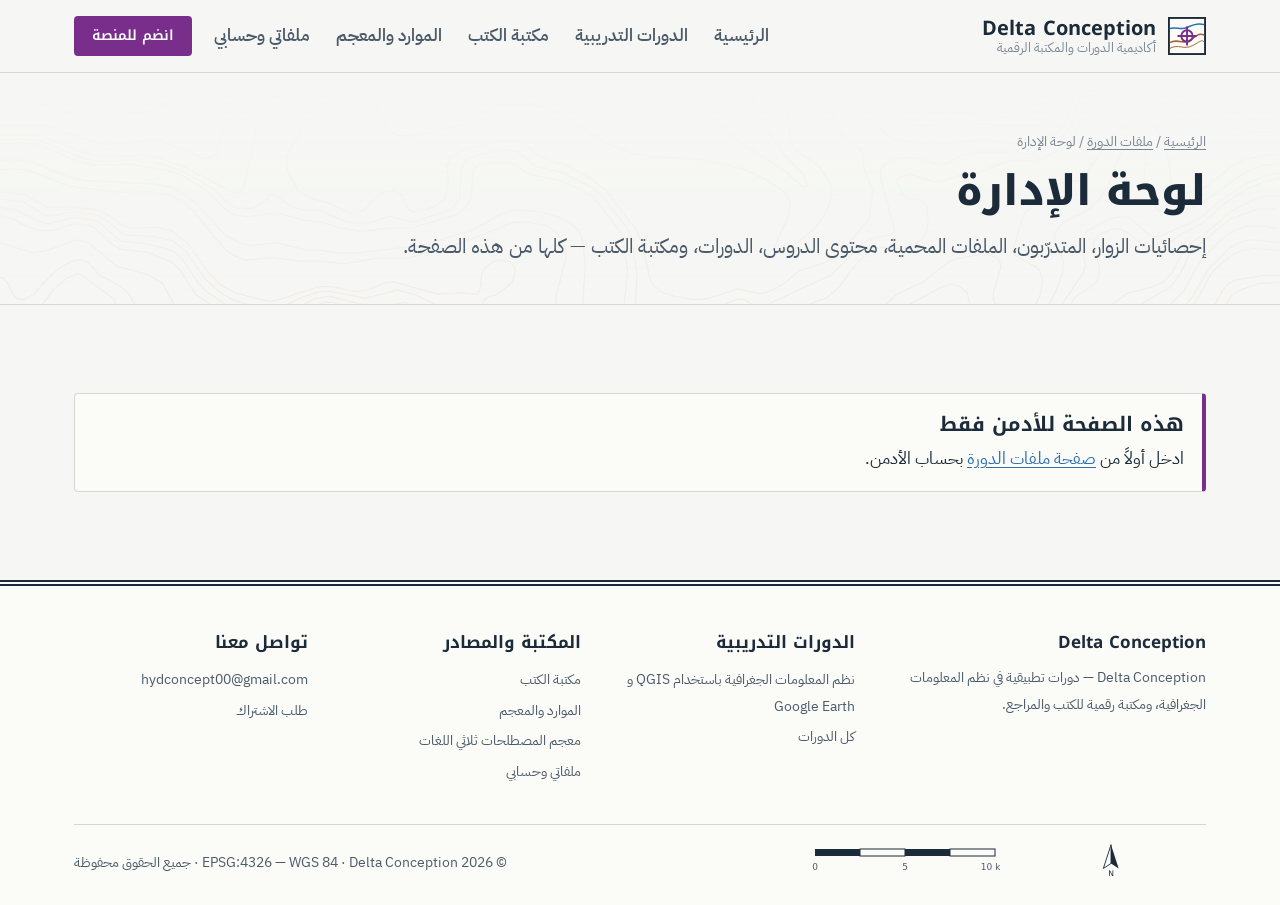
<file: admin.html>
<!DOCTYPE html>
<html lang="ar" dir="rtl" data-lock-lang="ar">
<head>
<meta charset="utf-8">
<meta name="viewport" content="width=device-width, initial-scale=1">
<title>لوحة الإدارة — Delta Conception</title>
<meta name="robots" content="noindex">
<meta name="theme-color" content="#1c2b39">
<link rel="icon" href="assets/img/favicon.svg" type="image/svg+xml">
<link rel="preconnect" href="https://fonts.googleapis.com">
<link rel="preconnect" href="https://fonts.gstatic.com" crossorigin>
<link rel="preconnect" href="https://cuyexrllyckeqpobxdze.supabase.co" crossorigin>
<link rel="stylesheet" href="https://fonts.googleapis.com/css2?family=IBM+Plex+Sans+Arabic:wght@400;500;600;700&amp;family=Noto+Kufi+Arabic:wght@700;800&amp;display=swap" media="print" onload="this.media='all'">
<noscript><link rel="stylesheet" href="https://fonts.googleapis.com/css2?family=IBM+Plex+Sans+Arabic:wght@400;500;600;700&amp;family=Noto+Kufi+Arabic:wght@700;800&amp;display=swap"></noscript>
<link rel="stylesheet" href="assets/css/main.css?v=3bed2b16">
</head>
<body data-page="admin">
<main id="main">
  <header class="page-head">
    <div class="wrap">
      <p class="crumbs"><a href="index.html">الرئيسية</a> / <a href="files.html">ملفات الدورة</a> / لوحة الإدارة</p>
      <h1>لوحة الإدارة</h1>
      <p class="lede">إحصائيات الزوار، المتدرّبون، الملفات المحمية، محتوى الدروس، الدورات، ومكتبة الكتب — كلها من هذه الصفحة.</p>
    </div>
  </header>

  <section class="band">
    <div class="wrap">
      <div class="notice" id="gate" hidden>
        <h3 id="gate-title">هذه الصفحة للأدمن فقط</h3>
        <p id="gate-text">ادخل أولاً من <a href="files.html">صفحة ملفات الدورة</a> بحساب الأدمن.</p>
      </div>

      <div id="panel" hidden>
        <nav class="admin-nav" aria-label="أقسام لوحة الإدارة">
          <a href="#stats">الإحصائيات <span class="count" id="nav-s"></span></a>
          <a href="#trainees">المتدرّبون <span class="count" id="nav-t"></span></a>
          <a href="#files">الملفات المحمية</a>
          <a href="#content">محتوى الدروس</a>
          <a href="#courses">الدورات <span class="count" id="nav-c"></span></a>
          <a href="#books">مكتبة الكتب <span class="count" id="nav-b"></span></a>
          <a href="#links">روابط الموارد <span class="count" id="nav-l"></span></a>
        </nav>

        <!-- ================= الإحصائيات ================= -->
        <div class="section-head admin-sec" id="stats">
          <h2>إحصائيات الموقع</h2>
          <p class="lede">عدد الزوار (حتى بدون تسجيل دخول) والأعضاء المسجَّلين وتطوّرهم يوماً بيوم. لا تُحفظ أي بيانات شخصية: كل زائر يُعرَف برقم عشوائي في متصفحه فقط.</p>
        </div>
        <div class="stats-bar">
          <div class="seg" id="st-range" role="radiogroup" aria-label="الفترة">
            <label><input type="radio" name="st-range" value="7"> 7 أيام</label>
            <label><input type="radio" name="st-range" value="30" checked> 30 يوماً</label>
            <label><input type="radio" name="st-range" value="90"> 3 أشهر</label>
            <label><input type="radio" name="st-range" value="365"> سنة</label>
          </div>
          <button class="btn small quiet" type="button" id="st-refresh">تحديث</button>
          <label class="st-self"><input type="checkbox" id="st-notrack"> لا تحتسب زياراتي من هذا المتصفح</label>
        </div>
        <p class="form-msg" id="st-msg" role="alert"></p>
        <div class="kpis" id="st-kpis" aria-live="polite"></div>
        <div class="charts">
          <figure class="chart-card">
            <figcaption><h3>الزوار يومياً</h3><p class="small-note">عدد الأشخاص المختلفين الذين زاروا الموقع كل يوم (مرّر المؤشر على عمود لرؤية التفاصيل).</p></figcaption>
            <div class="chart" id="st-chart-visitors"></div>
          </figure>
          <figure class="chart-card">
            <figcaption><h3>الأعضاء المسجَّلون</h3><p class="small-note">إجمالي حسابات المتدرّبين مع مرور الوقت.</p></figcaption>
            <div class="chart" id="st-chart-members"></div>
          </figure>
        </div>
        <div class="stat-lists" id="st-lists"></div>
        <details class="tr-box st-table-box">
          <summary>عرض الأرقام اليومية كجدول</summary>
          <div class="table-scroll"><table class="table admin-table st-daily">
            <thead><tr><th>اليوم</th><th>الزوار</th><th>زوار جدد</th><th>المشاهدات</th><th>طلبات التسجيل</th><th>تحميل كتب</th><th>حسابات جديدة</th></tr></thead>
            <tbody id="st-daily"></tbody>
          </table></div>
        </details>

        <!-- ================= المتدرّبون ================= -->
        <div class="section-head admin-sec" id="trainees"><h2>المتدرّبون <span class="count" id="t-count"></span></h2></div>

        <div class="admin-grid">
          <form class="auth-box" id="add-form" novalidate>
            <h3>إضافة متدرّب</h3>
            <div class="field"><label for="a-name">الاسم الكامل</label><input class="input" id="a-name" required></div>
            <div class="field"><label for="a-email">البريد الإلكتروني</label><input class="input ltr" id="a-email" type="email" required style="text-align:right"></div>
            <div class="field"><label for="a-pw">كلمة مرور مؤقتة</label>
              <div class="inline"><input class="input ltr" id="a-pw" required minlength="8" style="text-align:right"><button class="btn small quiet" type="button" id="gen">توليد</button></div>
              <span class="hint">يستطيع المتدرّب تغييرها بعد الدخول.</span></div>
            <p class="form-msg" id="add-msg" role="alert"></p>
            <button class="btn" type="submit">إنشاء الحساب</button>
          </form>

          <div class="auth-box" id="cred" hidden>
            <h3>الحساب جاهز</h3>
            <p class="small-note">انسخ هذه الرسالة وأرسلها للمتدرّب. لن تظهر كلمة المرور مرة أخرى.</p>
            <textarea id="cred-text" rows="8" readonly></textarea>
            <button class="btn small" type="button" id="copy">نسخ الرسالة</button>
          </div>
        </div>

        <div class="table-scroll">
          <table class="table admin-table">
            <thead><tr><th>الاسم</th><th>البريد الإلكتروني</th><th>الحالة</th><th>آخر دخول</th><th>إجراءات</th></tr></thead>
            <tbody id="t-body"></tbody>
          </table>
        </div>
        <p class="form-msg" id="t-msg" role="alert"></p>

        <!-- ================= الملفات ================= -->
        <div class="section-head admin-sec" id="files"><h2>الملفات المحمية</h2><p class="lede">يراها المتدرّبون المفعَّلون فقط في <a href="files.html">صفحة ملفات الدورة</a>. الحد الأقصى للملف الواحد <span class="ltr">50 MB</span>.</p></div>

        <form class="auth-box" id="up-form" novalidate style="max-width:none">
          <div class="form">
            <div class="field"><label for="u-folder">القسم</label>
              <select id="u-folder"><option value="guide">الدليل المفصّل</option><option value="materials" selected>مواد التمارين</option></select></div>
            <div class="field"><label for="u-title">العنوان الظاهر للمتدرّب</label><input class="input" id="u-title" placeholder="مثال: بيانات تمرين 3أ — آبار الوادي"></div>
            <div class="field full"><label for="u-file">الملف</label><input class="input" id="u-file" type="file" required></div>
            <div class="field full"><p class="form-msg" id="up-msg" role="alert"></p><button class="btn" type="submit" style="align-self:flex-start">رفع الملف</button></div>
          </div>
        </form>

        <div class="table-scroll">
          <table class="table admin-table">
            <thead><tr><th>العنوان</th><th>القسم</th><th>الحجم</th><th>تاريخ الرفع</th><th>إجراءات</th></tr></thead>
            <tbody id="f-body"></tbody>
          </table>
        </div>
        <p class="form-msg" id="f-msg" role="alert"></p>

        <!-- ================= محتوى الدروس ================= -->
        <div class="section-head admin-sec" id="content"><h2>محتوى الدروس</h2><p class="lede">طرق التنفيذ والشروحات والملحقات التي تظهر في صفحات الوحدات والموارد للمتدرّبين المسجَّلين فقط. تُحفظ في الملف <span class="ltr">guide.json</span> داخل المخزن المحمي، لا في ملفات الموقع العامة.</p></div>
        <form class="auth-box" id="c-form" novalidate style="max-width:none">
          <p id="c-status" class="small-note">جارٍ التحقق…</p>
          <div class="field full" style="margin-top:12px"><label for="c-file">ملف المحتوى <span class="ltr">(guide.json)</span></label><input class="input" id="c-file" type="file" accept=".json,application/json" required></div>
          <p class="form-msg" id="c-msg" role="alert"></p>
          <button class="btn" type="submit">رفع / تحديث المحتوى</button>
        </form>

        <!-- ================= الدورات ================= -->
        <div class="section-head admin-sec" id="courses">
          <h2>الدورات <span class="count" id="co-count"></span></h2>
          <p class="lede">دورة <span class="ltr">QGIS</span> الأولى ثابتة في الموقع (لها البرنامج وصفحات الوحدات). أضف هنا الدورات الجديدة: تظهر فوراً في الرئيسية وصفحة الدورات ونموذج التسجيل.</p>
        </div>
        <p><button class="btn" type="button" id="co-new">+ إضافة دورة جديدة</button></p>

        <div class="editor" id="co-editor" hidden>
          <form class="auth-box" id="co-form" novalidate>
            <h3 id="co-form-title">دورة جديدة</h3>
            <div class="field"><label for="co-title">عنوان الدورة <span class="req">*</span></label><input class="input" id="co-title" placeholder="مثال: التحليل الهيدرولوجي بـ QGIS" required></div>
            <div class="field"><label for="co-tagline">سطر تعريفي قصير</label><input class="input" id="co-tagline" placeholder="جملة واحدة تلخّص ما سيتعلّمه المتدرّب"></div>
            <div class="field"><label for="co-summary">وصف الدورة</label><textarea id="co-summary" rows="3"></textarea></div>
            <div class="form two">
              <div class="field"><label for="co-cat">المجال</label><select id="co-cat"><option value="gis">نظم المعلومات الجغرافية</option><option value="remote-sensing">الاستشعار عن بعد</option><option value="hydrology">الهيدرولوجيا والمياه</option><option value="programming">البرمجة والأتمتة</option><option value="other">مجالات أخرى</option></select></div>
              <div class="field"><label for="co-status">الحالة</label><select id="co-status"><option value="open">التسجيل مفتوح</option><option value="soon">قريباً (تسجيل الاهتمام)</option></select></div>
              <div class="field"><label for="co-level">المستوى</label><input class="input" id="co-level" placeholder="مثال: متوسط"></div>
              <div class="field"><label for="co-duration">المدة</label><input class="input" id="co-duration" placeholder="مثال: 6 وحدات · 4 تمارين"></div>
            </div>
            <div class="field"><label for="co-features">محاور الدورة <span class="hint">(محور في كل سطر)</span></label><textarea id="co-features" rows="4"></textarea></div>
            <div class="form two">
              <div class="field"><label for="co-software">البرامج والبيانات <span class="hint">(افصل بفاصلة)</span></label><input class="input ltr" id="co-software" placeholder="QGIS, Copernicus DEM"></div>
              <div class="field"><label for="co-details">رابط التفاصيل <span class="hint">(اختياري)</span></label><input class="input ltr" id="co-details" type="url" placeholder="https://…"></div>
              <div class="field"><label for="co-order">ترتيب العرض</label><input class="input ltr" id="co-order" type="number" value="10" min="1" step="1"></div>
              <div class="field check-field"><label><input type="checkbox" id="co-active" checked> ظاهرة للزوار</label></div>
            </div>
            <details class="tr-box"><summary>الترجمة إلى الإنجليزية والفرنسية <span class="hint">(اختياري — إذا تُركت فارغة يظهر النص العربي)</span></summary>
            <fieldset class="tr-set" lang="en" dir="ltr"><legend>English</legend>
              <div class="field"><label for="co-title-en">Title</label><input class="input" id="co-title-en"></div>
              <div class="field"><label for="co-tagline-en">Tagline</label><input class="input" id="co-tagline-en"></div>
              <div class="field"><label for="co-summary-en">Description</label><textarea id="co-summary-en" rows="3"></textarea></div>
              <div class="form two">
                <div class="field"><label for="co-level-en">Level</label><input class="input" id="co-level-en"></div>
                <div class="field"><label for="co-duration-en">Duration</label><input class="input" id="co-duration-en"></div>
              </div>
              <div class="field"><label for="co-features-en">Key topics (one per line)</label><textarea id="co-features-en" rows="3"></textarea></div>
            </fieldset>
            <fieldset class="tr-set" lang="fr" dir="ltr"><legend>Français</legend>
              <div class="field"><label for="co-title-fr">Title</label><input class="input" id="co-title-fr"></div>
              <div class="field"><label for="co-tagline-fr">Tagline</label><input class="input" id="co-tagline-fr"></div>
              <div class="field"><label for="co-summary-fr">Description</label><textarea id="co-summary-fr" rows="3"></textarea></div>
              <div class="form two">
                <div class="field"><label for="co-level-fr">Level</label><input class="input" id="co-level-fr"></div>
                <div class="field"><label for="co-duration-fr">Duration</label><input class="input" id="co-duration-fr"></div>
              </div>
              <div class="field"><label for="co-features-fr">Key topics (one per line)</label><textarea id="co-features-fr" rows="3"></textarea></div>
            </fieldset>
            </details>
            <p class="form-msg" id="co-msg" role="alert"></p>
            <div class="form-actions"><button class="btn" type="submit" id="co-save">حفظ الدورة</button><button class="btn quiet" type="button" id="co-cancel">إلغاء</button></div>
          </form>
          <div class="preview">
            <p class="small-note">معاينة: هكذا تظهر البطاقة للزوار</p>
            <div id="co-preview"></div>
          </div>
        </div>

        <div class="table-scroll">
          <table class="table admin-table">
            <thead><tr><th>الدورة</th><th>المجال</th><th>الحالة</th><th>الظهور</th><th>إجراءات</th></tr></thead>
            <tbody id="co-body"></tbody>
          </table>
        </div>
        <p class="form-msg" id="co-tbl-msg" role="alert"></p>

        <!-- ================= مكتبة الكتب ================= -->
        <div class="section-head admin-sec" id="books">
          <h2>مكتبة الكتب <span class="count" id="b-count"></span></h2>
          <p class="lede">الكتب متاحة للجميع: كل زائر يرى الكتاب ويحمّله من رابط <span class="ltr">Google Drive</span>. شارك الملف في Drive بخيار «أي شخص لديه الرابط».</p>
        </div>
        <p><button class="btn" type="button" id="b-new">+ إضافة كتاب</button></p>

        <div class="editor" id="b-editor" hidden>
          <form class="auth-box" id="book-form" novalidate>
            <h3 id="b-form-title">كتاب جديد</h3>
            <div class="field"><label for="b-title">عنوان الكتاب <span class="req">*</span></label><input class="input" id="b-title" required></div>
            <div class="form two">
              <div class="field"><label for="b-author">المؤلف</label><input class="input" id="b-author"></div>
              <div class="field"><label for="b-cat">التصنيف</label><select id="b-cat"><option value="gis">نظم المعلومات الجغرافية</option><option value="remote-sensing">الاستشعار عن بعد</option><option value="hydrology">الهيدرولوجيا والمياه</option><option value="programming">البرمجة والأتمتة</option></select></div>
              <div class="field"><label for="b-year">سنة النشر</label><input class="input ltr" id="b-year" inputmode="numeric" placeholder="2024"></div>
              <div class="field"><label for="b-pages">الصيغة / عدد الصفحات</label><input class="input" id="b-pages" placeholder="مثال: PDF · 320 صفحة"></div>
            </div>
            <div class="field"><label for="b-desc">نبذة عن الكتاب</label><textarea id="b-desc" rows="3"></textarea></div>

            <div class="field"><label for="b-drive">رابط الكتاب في <span class="ltr">Google Drive</span> <span class="req">*</span></label>
              <input class="input ltr" id="b-drive" type="url" placeholder="https://drive.google.com/file/d/…/view" required>
              <span class="hint">في Google Drive: زر الفأرة الأيمن على الملف › مشاركة › «أي شخص لديه الرابط» › نسخ الرابط، ثم الصقه هنا. <a id="b-drive-test" href="#" target="_blank" rel="noopener noreferrer" hidden>اختبار الرابط ↗</a></span>
            </div>

            <div class="field"><span class="label">صورة الغلاف</span>
              <div class="seg" role="radiogroup" aria-label="مصدر صورة الغلاف">
                <label><input type="radio" name="cover-src" value="file" checked> رفع صورة من جهازك</label>
                <label><input type="radio" name="cover-src" value="url"> رابط صورة</label>
                <label><input type="radio" name="cover-src" value="none"> بدون صورة</label>
              </div>
              <div id="cover-file-box"><input class="input" id="b-cover-file" type="file" accept="image/jpeg,image/png,image/webp">
                <span class="hint">JPG أو PNG أو WebP. تُصغَّر الصورة تلقائياً (600 بكسل عرضاً) قبل الرفع حتى تبقى المكتبة سريعة.</span></div>
              <div id="cover-url-box" hidden><input class="input ltr" id="b-cover" type="url" placeholder="https://…">
                <span class="hint">رابط صورة مباشر، أو رابط صورة في Google Drive (مشاركة «أي شخص لديه الرابط»).</span></div>
            </div>
            <div class="field check-field"><label><input type="checkbox" id="b-active" checked> ظاهر في المكتبة</label></div>
            <p class="form-msg" id="b-msg" role="alert"></p>
            <div class="form-actions"><button class="btn" type="submit" id="b-save">نشر الكتاب</button><button class="btn quiet" type="button" id="b-cancel">إلغاء</button></div>
          </form>
          <div class="preview">
            <p class="small-note">معاينة: هكذا يظهر الكتاب في المكتبة</p>
            <div class="books-grid one" id="b-preview"></div>
          </div>
        </div>

        <div class="table-scroll">
          <table class="table admin-table">
            <thead><tr><th>الغلاف</th><th>الكتاب</th><th>التصنيف</th><th>الرابط</th><th>الظهور</th><th>إجراءات</th></tr></thead>
            <tbody id="b-body"></tbody>
          </table>
        </div>
        <p class="form-msg" id="b-tbl-msg" role="alert"></p>

        <!-- ================= روابط صفحة الموارد ================= -->
        <div class="section-head admin-sec" id="links">
          <h2>روابط الموارد <span class="count" id="l-count"></span></h2>
          <p class="lede">روابط تظهر للجميع في <a href="resources.html#links">صفحة الموارد والمعجم</a> تحت «روابط مفيدة»، مجمّعة حسب النوع: مواقع البيانات، الدروس، الأدوات…</p>
        </div>
        <p><button class="btn" type="button" id="l-new">+ إضافة رابط جديد</button></p>

        <div class="editor" id="l-editor" hidden>
          <form class="auth-box" id="l-form" novalidate>
            <h3 id="l-form-title">رابط جديد</h3>
            <div class="field"><label for="l-url">الرابط <span class="req">*</span></label><input class="input ltr" id="l-url" type="url" placeholder="https://…" required>
              <span class="hint"><a id="l-url-test" href="#" target="_blank" rel="noopener noreferrer" hidden>فتح الرابط للتأكد ↗</a></span></div>
            <div class="field"><label for="l-title">العنوان <span class="req">*</span></label><input class="input" id="l-title" maxlength="200" placeholder="مثال: بيانات الارتفاع Copernicus DEM" required></div>
            <div class="field"><label for="l-desc">وصف قصير <span class="hint">(اختياري — جملة أو جملتان)</span></label><textarea id="l-desc" rows="2" maxlength="400"></textarea></div>
            <div class="form two">
              <div class="field"><label for="l-cat">النوع</label><select id="l-cat">
                <option value="data">بيانات وخرائط</option><option value="learning" selected>دروس ومراجع للتعلّم</option>
                <option value="tools">أدوات على الإنترنت</option><option value="software">برامج وإضافات</option><option value="other">روابط أخرى</option></select></div>
              <div class="field"><label for="l-order">ترتيب العرض <span class="hint">(الأصغر أولاً)</span></label><input class="input ltr" id="l-order" type="number" value="10" min="1" step="1"></div>
              <div class="field check-field"><label><input type="checkbox" id="l-active" checked> ظاهر للزوار</label></div>
            </div>
            <details class="tr-box"><summary>الترجمة إلى الإنجليزية والفرنسية <span class="hint">(اختياري — إذا تُركت فارغة يظهر النص العربي)</span></summary>
            <fieldset class="tr-set" lang="en" dir="ltr"><legend>English</legend>
              <div class="field"><label for="l-title-en">Title</label><input class="input" id="l-title-en" maxlength="200"></div>
              <div class="field"><label for="l-desc-en">Description</label><textarea id="l-desc-en" rows="2" maxlength="400"></textarea></div>
            </fieldset>
            <fieldset class="tr-set" lang="fr" dir="ltr"><legend>Français</legend>
              <div class="field"><label for="l-title-fr">Titre</label><input class="input" id="l-title-fr" maxlength="200"></div>
              <div class="field"><label for="l-desc-fr">Description</label><textarea id="l-desc-fr" rows="2" maxlength="400"></textarea></div>
            </fieldset>
            </details>
            <p class="form-msg" id="l-msg" role="alert"></p>
            <div class="form-actions"><button class="btn" type="submit" id="l-save">حفظ الرابط</button><button class="btn quiet" type="button" id="l-cancel">إلغاء</button></div>
          </form>
          <div class="preview">
            <p class="small-note">معاينة: هكذا يظهر الرابط للزوار</p>
            <ul class="link-grid one" id="l-preview"></ul>
          </div>
        </div>

        <div class="table-scroll">
          <table class="table admin-table">
            <thead><tr><th>الرابط</th><th>النوع</th><th>الترتيب</th><th>الظهور</th><th>إجراءات</th></tr></thead>
            <tbody id="l-body"></tbody>
          </table>
        </div>
        <p class="form-msg" id="l-tbl-msg" role="alert"></p>
      </div>
    </div>
  </section>
</main>
<script defer src="assets/js/config.js?v=1a7fb52e"></script>
<script defer src="assets/js/i18n.js?v=c86450c6"></script>
<script defer src="assets/js/courses-data.js?v=7e9f97bf"></script>
<script defer src="assets/js/site.js?v=4f004e35"></script>
<script defer src="assets/js/auth.js?v=eadf6013"></script>
<script defer src="assets/js/books-data.js?v=f7e187c0"></script>
<script defer src="assets/js/admin-stats.js?v=d4662ead"></script>
<script defer src="assets/js/page-admin.js?v=0461d5d2"></script>
</body>
</html>
</file>
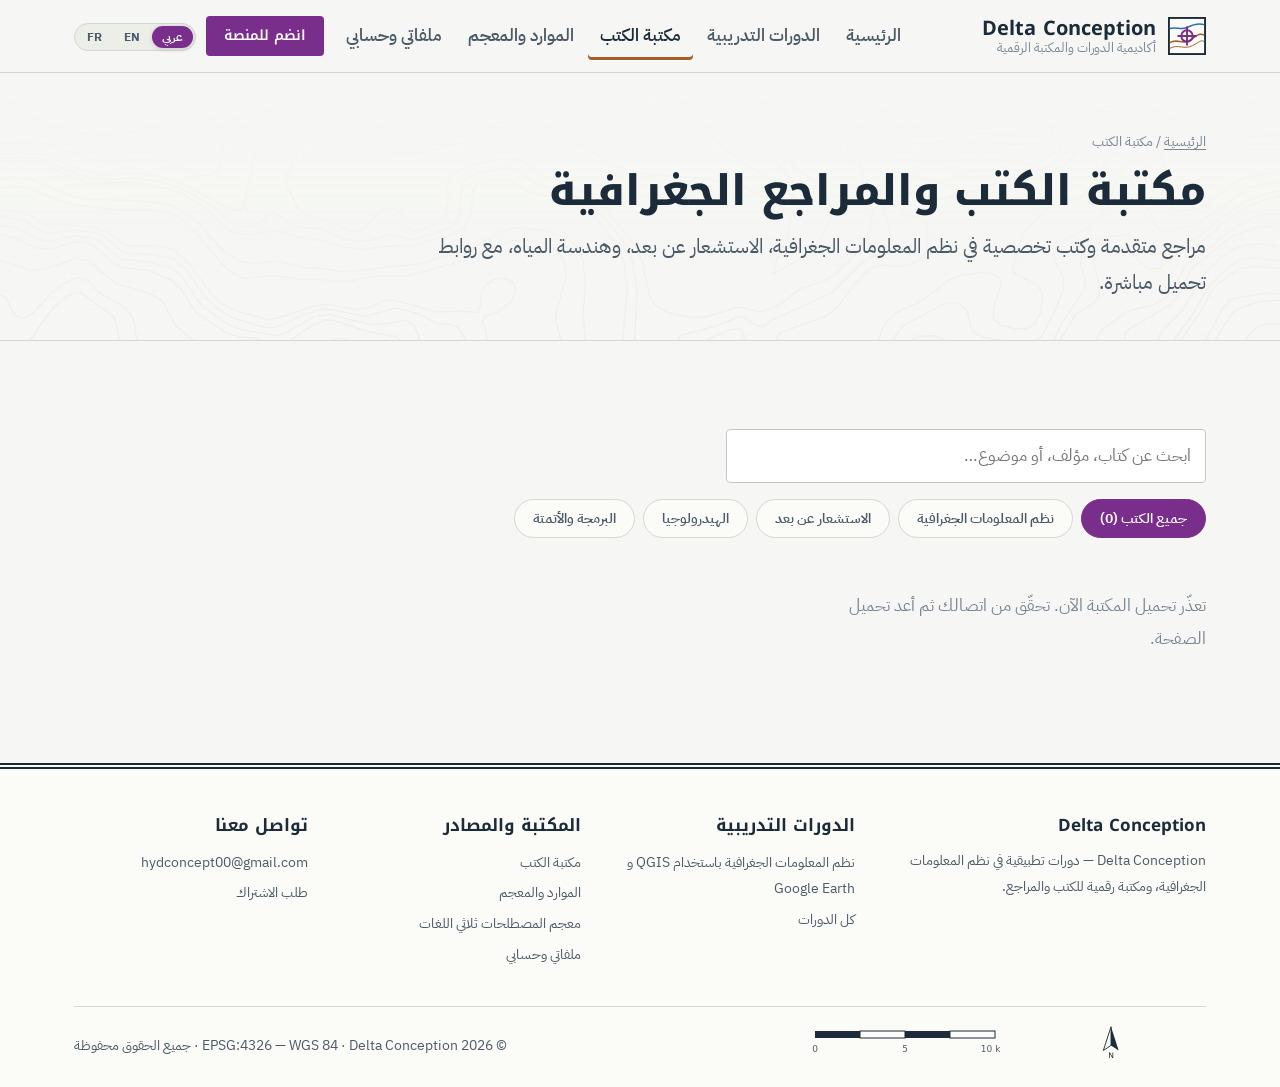
<file: books.html>
<!DOCTYPE html>
<html lang="ar" dir="rtl">
<head>
<meta charset="utf-8">
<meta name="viewport" content="width=device-width, initial-scale=1">
<title>مكتبة الكتب الرقمية — Delta Conception</title>
<meta name="description" content="مكتبة رقمية لكتب ومراجع نظم المعلومات الجغرافية والاستشعار عن بعد والهيدرولوجيا، للتحميل المجاني.">
<link rel="canonical" href="https://easy2learnai.github.io/qgis-course/books.html">
<meta property="og:type" content="website">
<meta property="og:site_name" content="Delta Conception">
<meta property="og:locale" content="ar_AR">
<meta property="og:title" content="مكتبة الكتب الرقمية — Delta Conception">
<meta property="og:description" content="مكتبة رقمية لكتب ومراجع نظم المعلومات الجغرافية والاستشعار عن بعد والهيدرولوجيا، للتحميل المجاني.">
<meta property="og:url" content="https://easy2learnai.github.io/qgis-course/books.html">
<meta property="og:image" content="https://easy2learnai.github.io/qgis-course/assets/img/og-cover.png">
<meta property="og:image:width" content="1200">
<meta property="og:image:height" content="630">
<meta property="og:image:alt" content="Delta Conception — QGIS &amp; Google Earth">
<meta name="twitter:card" content="summary_large_image">
<meta name="theme-color" content="#1c2b39">
<link rel="icon" href="assets/img/favicon.svg" type="image/svg+xml">
<script>(function(){try{var l=localStorage.getItem('delta_lang');if(l==='en'||l==='fr'){var h=document.documentElement;h.lang=l;h.dir='ltr';h.classList.add('i18n-wait');setTimeout(function(){h.classList.remove('i18n-wait')},2500);var k=document.createElement('link');k.rel='preload';k.as='script';k.href='assets/js/i18n.js?v=c86450c6';k.fetchPriority='high';document.head.appendChild(k)}}catch(e){}})();</script>
<link rel="preconnect" href="https://fonts.googleapis.com">
<link rel="preconnect" href="https://fonts.gstatic.com" crossorigin>
<link rel="preconnect" href="https://cuyexrllyckeqpobxdze.supabase.co" crossorigin>
<link rel="stylesheet" href="https://fonts.googleapis.com/css2?family=IBM+Plex+Sans+Arabic:wght@400;500;600;700&amp;family=Noto+Kufi+Arabic:wght@700;800&amp;display=swap" media="print" onload="this.media='all'">
<noscript><link rel="stylesheet" href="https://fonts.googleapis.com/css2?family=IBM+Plex+Sans+Arabic:wght@400;500;600;700&amp;family=Noto+Kufi+Arabic:wght@700;800&amp;display=swap"></noscript>
<link rel="stylesheet" href="assets/css/main.css?v=3bed2b16">
</head>
<body data-page="books">
<main id="main">

  <header class="page-head">
    <div class="wrap">
      <p class="crumbs"><a href="index.html" data-i18n="nav_home">الرئيسية</a> / <span data-i18n="nav_books">مكتبة الكتب</span></p>
      <h1 data-i18n="books_head_title">مكتبة الكتب والمراجع الجغرافية</h1>
      <p class="lede" data-i18n="books_head_lede">مراجع متقدمة وكتب تخصصية في نظم المعلومات الجغرافية، الاستشعار عن بعد، وهندسة المياه، مع روابط تحميل مباشرة.</p>
    </div>
  </header>

  <section class="band">
    <div class="wrap">

      <!-- شريط البحث والتصفية -->
      <div class="books-toolbar">
        <p class="admin-add" id="admin-add" hidden><a class="btn small" href="admin.html#add-book" data-i18n="admin_add_book">+ إضافة كتاب إلى المكتبة</a></p>
        <div class="search-box">
          <label for="book-search" class="visually-hidden" data-i18n="books_search_label">ابحث في المكتبة</label><input type="search" id="book-search" class="input" placeholder="ابحث عن كتاب، مؤلف، أو موضوع…" data-i18n-attr="placeholder:books_search_placeholder">
        </div>
        <div class="filter-pills" id="category-filters" role="group">
          <button class="pill active" type="button" aria-pressed="true" data-cat="all"><span data-i18n="books_filter_all">جميع الكتب</span> (<span id="books-count">0</span>)</button>
          <button class="pill" type="button" aria-pressed="false" data-cat="gis" data-i18n="courses_filter_gis">نظم المعلومات الجغرافية</button>
          <button class="pill" type="button" aria-pressed="false" data-cat="remote-sensing" data-i18n="courses_filter_rs">الاستشعار عن بعد</button>
          <button class="pill" type="button" aria-pressed="false" data-cat="hydrology" data-i18n="courses_filter_hydro">الهيدرولوجيا</button>
          <button class="pill" type="button" aria-pressed="false" data-cat="programming" data-i18n="courses_filter_prog">البرمجة والأتمتة</button>
        </div>
      </div>

      <!-- شبكة الكتب -->
      <div class="books-grid" id="books-container">
        <p class="empty" data-i18n="books_loading">جارٍ تحميل مكتبة الكتب…</p>
      </div>

    </div>
  </section>

</main>
<script defer src="assets/js/config.js?v=1a7fb52e"></script>
<script defer src="assets/js/i18n.js?v=c86450c6"></script>
<script defer src="assets/js/courses-data.js?v=7e9f97bf"></script>
<script defer src="assets/js/site.js?v=4f004e35"></script>
<script defer src="assets/js/share.js?v=050d0f61"></script>
<script defer src="assets/js/auth.js?v=eadf6013"></script>
<script defer src="assets/js/books-data.js?v=f7e187c0"></script>
<script defer src="assets/js/page-books.js?v=dca846f7"></script>
<script defer src="assets/js/track.js?v=efebe4e5"></script>
</body>
</html>
</file>
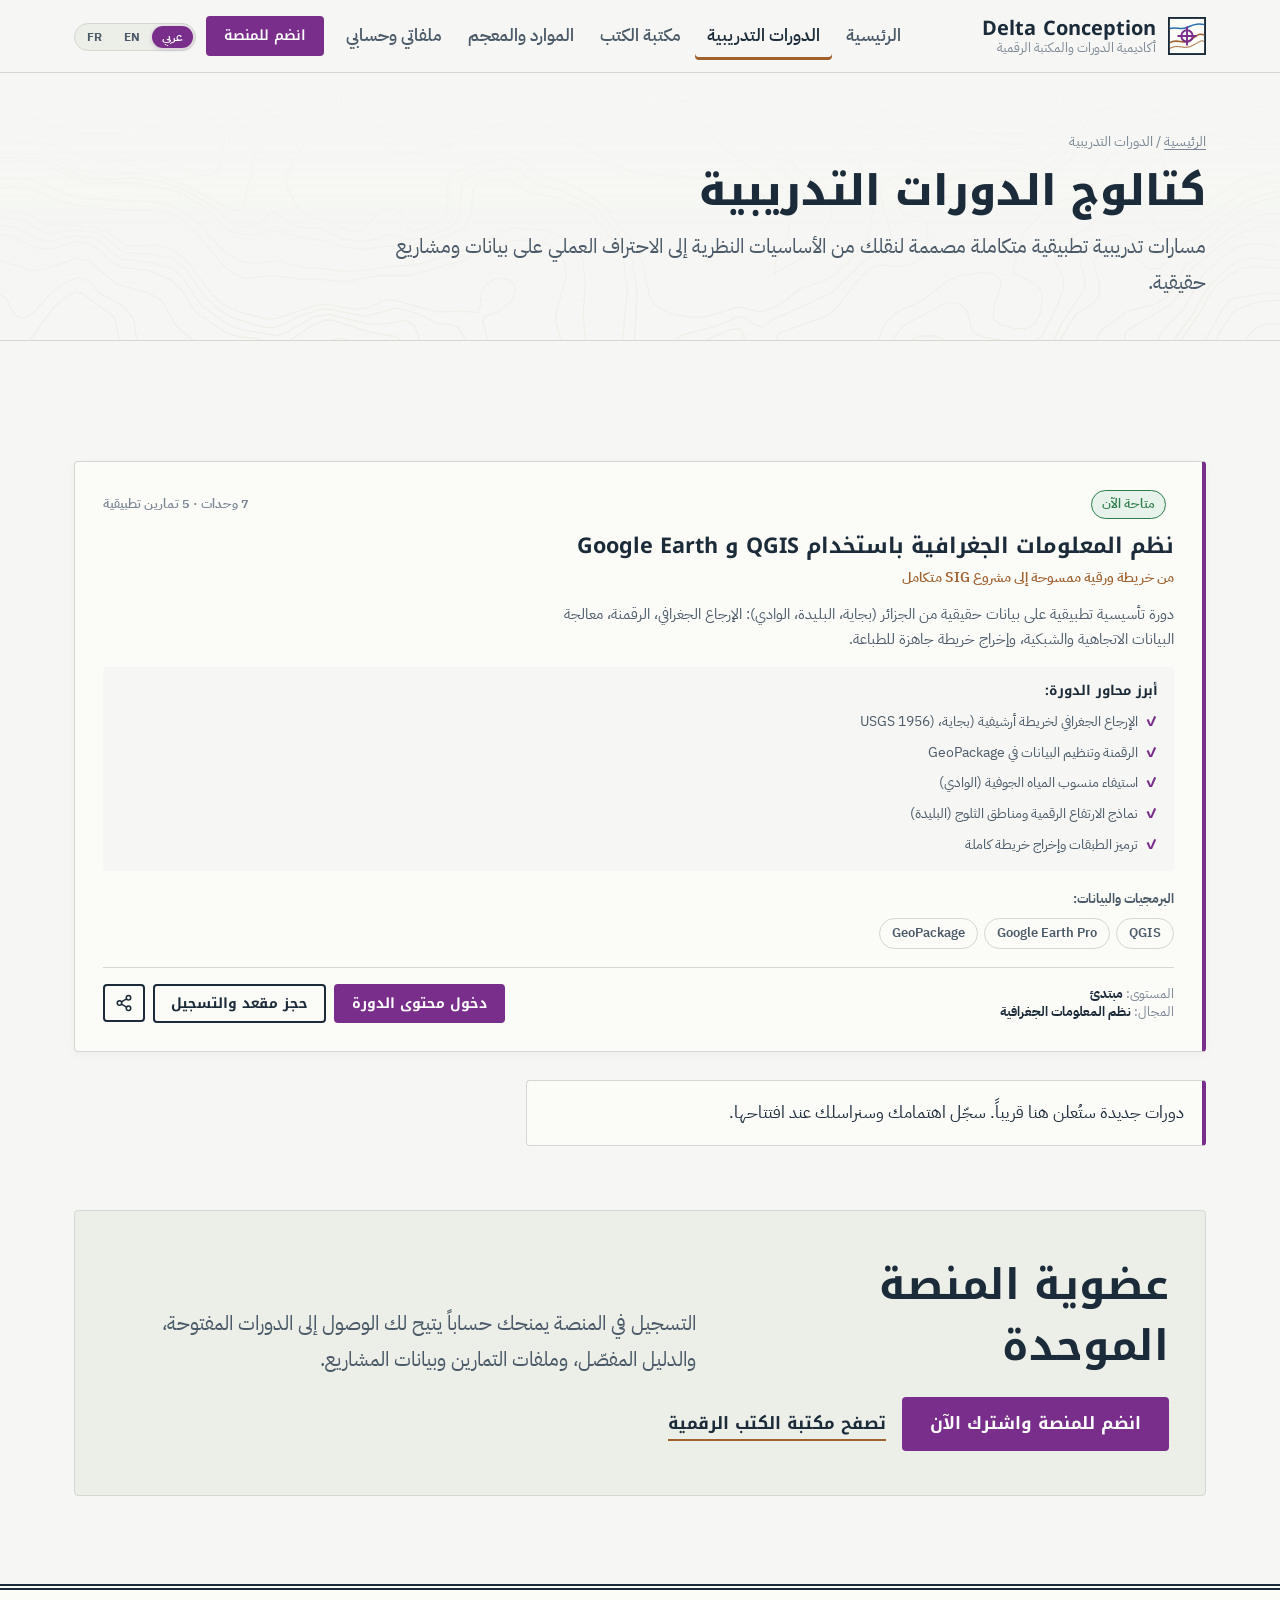
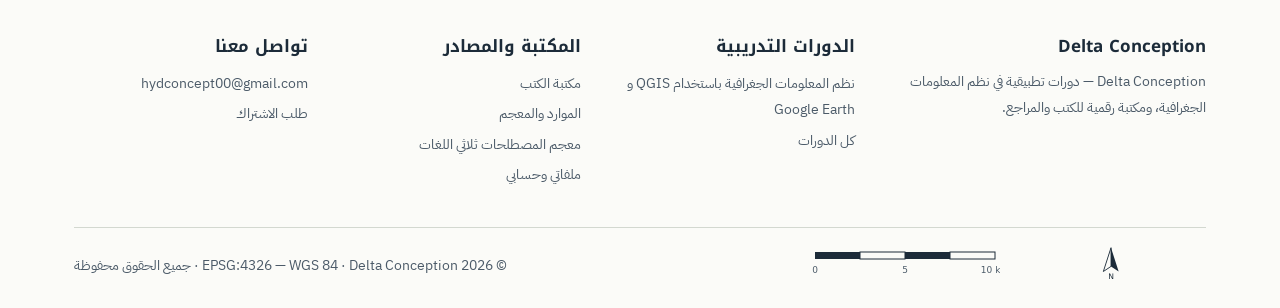
<file: courses.html>
<!DOCTYPE html>
<html lang="ar" dir="rtl">
<head>
<meta charset="utf-8">
<meta name="viewport" content="width=device-width, initial-scale=1">
<title>الدورات التدريبية — Delta Conception</title>
<meta name="description" content="دورات Delta Conception التطبيقية في نظم المعلومات الجغرافية: دورة QGIS و Google Earth، والدورات الجديدة عند افتتاحها.">
<link rel="canonical" href="https://easy2learnai.github.io/qgis-course/courses.html">
<meta property="og:type" content="website">
<meta property="og:site_name" content="Delta Conception">
<meta property="og:locale" content="ar_AR">
<meta property="og:title" content="الدورات التدريبية — Delta Conception">
<meta property="og:description" content="دورات Delta Conception التطبيقية في نظم المعلومات الجغرافية: دورة QGIS و Google Earth، والدورات الجديدة عند افتتاحها.">
<meta property="og:url" content="https://easy2learnai.github.io/qgis-course/courses.html">
<meta property="og:image" content="https://easy2learnai.github.io/qgis-course/assets/img/og-cover.png">
<meta property="og:image:width" content="1200">
<meta property="og:image:height" content="630">
<meta property="og:image:alt" content="Delta Conception — QGIS &amp; Google Earth">
<meta name="twitter:card" content="summary_large_image">
<meta name="theme-color" content="#1c2b39">
<link rel="icon" href="assets/img/favicon.svg" type="image/svg+xml">
<script>(function(){try{var l=localStorage.getItem('delta_lang');if(l==='en'||l==='fr'){var h=document.documentElement;h.lang=l;h.dir='ltr';h.classList.add('i18n-wait');setTimeout(function(){h.classList.remove('i18n-wait')},2500);var k=document.createElement('link');k.rel='preload';k.as='script';k.href='assets/js/i18n.js?v=c86450c6';k.fetchPriority='high';document.head.appendChild(k)}}catch(e){}})();</script>
<link rel="preconnect" href="https://fonts.googleapis.com">
<link rel="preconnect" href="https://fonts.gstatic.com" crossorigin>
<link rel="preconnect" href="https://cuyexrllyckeqpobxdze.supabase.co" crossorigin>
<link rel="stylesheet" href="https://fonts.googleapis.com/css2?family=IBM+Plex+Sans+Arabic:wght@400;500;600;700&amp;family=Noto+Kufi+Arabic:wght@700;800&amp;display=swap" media="print" onload="this.media='all'">
<noscript><link rel="stylesheet" href="https://fonts.googleapis.com/css2?family=IBM+Plex+Sans+Arabic:wght@400;500;600;700&amp;family=Noto+Kufi+Arabic:wght@700;800&amp;display=swap"></noscript>
<link rel="stylesheet" href="assets/css/main.css?v=3bed2b16">
</head>
<body data-page="courses">
<main id="main">

  <header class="page-head">
    <div class="wrap">
      <p class="crumbs"><a href="index.html" data-i18n="nav_home">الرئيسية</a> / <span data-i18n="nav_courses">الدورات التدريبية</span></p>
      <h1 data-i18n="courses_head_title">كتالوج الدورات التدريبية</h1>
      <p class="lede" data-i18n="courses_head_lede">مسارات تدريبية تطبيقية متكاملة مصممة لنقلك من الأساسيات النظرية إلى الاحتراف العملي على بيانات ومشاريع حقيقية.</p>
    </div>
  </header>

  <section class="band">
    <div class="wrap">

      <!-- أداة الأدمن + فلاتر الدورات (تُبنى من الدورات الموجودة) -->
      <div class="courses-toolbar">
        <p class="admin-add" id="admin-add" hidden><a class="btn small" href="admin.html#add-course" data-i18n="admin_add_course">+ إضافة دورة جديدة</a></p>
        <div class="filter-pills" id="course-filters" role="group" hidden></div>
      </div>

      <!-- شبكة بطاقات الدورات -->
      <div class="courses-grid" id="courses-container"></div>
      <p class="notice more-soon" id="more-soon" data-i18n="courses_more_soon">دورات جديدة ستُعلن هنا قريباً. سجّل اهتمامك وسنراسلك عند افتتاحها.</p>

      <!-- إعلان الانتساب للأكاديمية -->
      <div class="band alt membership-box">
        <div class="section-head" style="margin-bottom:20px">
          <h2 data-i18n="membership_box_h2">عضوية المنصة الموحدة</h2>
          <p class="lede" data-i18n="membership_box_p">التسجيل في المنصة يمنحك حساباً يتيح لك الوصول إلى الدورات المفتوحة، والدليل المفصّل، وملفات التمارين وبيانات المشاريع.</p>
        </div>
        <div class="locked-actions" style="margin-top:20px">
          <a class="btn" href="register.html" data-i18n="membership_box_btn">انضم للمنصة واشترك الآن</a>
          <a class="textlink" href="books.html" data-i18n="hero_btn_books">تصفح مكتبة الكتب الرقمية</a>
        </div>
      </div>

    </div>
  </section>

</main>
<script defer src="assets/js/config.js?v=1a7fb52e"></script>
<script defer src="assets/js/i18n.js?v=c86450c6"></script>
<script defer src="assets/js/courses-data.js?v=7e9f97bf"></script>
<script defer src="assets/js/site.js?v=4f004e35"></script>
<script defer src="assets/js/share.js?v=050d0f61"></script>
<script defer src="assets/js/auth.js?v=eadf6013"></script>
<script defer src="assets/js/page-courses.js?v=9901ce8e"></script>
<script defer src="assets/js/track.js?v=efebe4e5"></script>
</body>
</html>
</file>
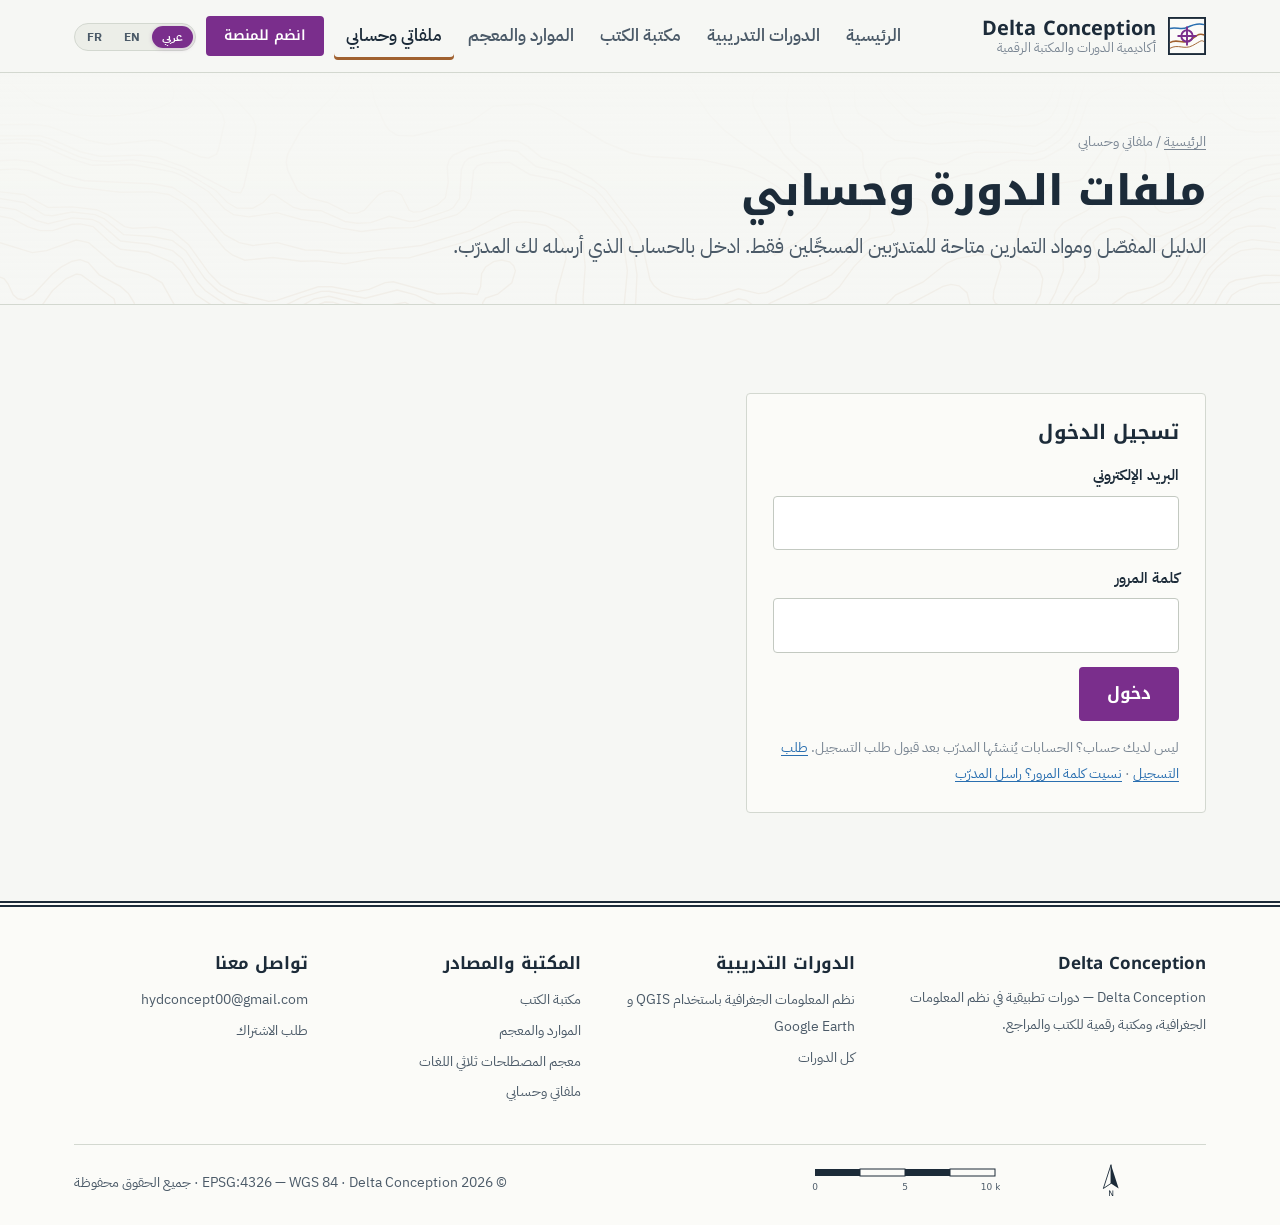
<file: files.html>
<!DOCTYPE html>
<html lang="ar" dir="rtl">
<head>
<meta charset="utf-8">
<meta name="viewport" content="width=device-width, initial-scale=1">
<title>ملفاتي وحسابي — Delta Conception</title>
<meta name="robots" content="noindex">
<meta name="theme-color" content="#1c2b39">
<link rel="icon" href="assets/img/favicon.svg" type="image/svg+xml">
<script>(function(){try{var l=localStorage.getItem('delta_lang');if(l==='en'||l==='fr'){var h=document.documentElement;h.lang=l;h.dir='ltr';h.classList.add('i18n-wait');setTimeout(function(){h.classList.remove('i18n-wait')},2500);var k=document.createElement('link');k.rel='preload';k.as='script';k.href='assets/js/i18n.js?v=c86450c6';k.fetchPriority='high';document.head.appendChild(k)}}catch(e){}})();</script>
<link rel="preconnect" href="https://fonts.googleapis.com">
<link rel="preconnect" href="https://fonts.gstatic.com" crossorigin>
<link rel="preconnect" href="https://cuyexrllyckeqpobxdze.supabase.co" crossorigin>
<link rel="stylesheet" href="https://fonts.googleapis.com/css2?family=IBM+Plex+Sans+Arabic:wght@400;500;600;700&amp;family=Noto+Kufi+Arabic:wght@700;800&amp;display=swap" media="print" onload="this.media='all'">
<noscript><link rel="stylesheet" href="https://fonts.googleapis.com/css2?family=IBM+Plex+Sans+Arabic:wght@400;500;600;700&amp;family=Noto+Kufi+Arabic:wght@700;800&amp;display=swap"></noscript>
<link rel="stylesheet" href="assets/css/main.css?v=3bed2b16">
</head>
<body data-page="files">
<main id="main">
  <header class="page-head">
    <div class="wrap">
      <p class="crumbs"><a href="index.html" data-i18n="nav_home">الرئيسية</a> / <span data-i18n="nav_files">ملفاتي وحسابي</span></p>
      <h1 data-i18n="files_head_title">ملفات الدورة وحسابي</h1>
      <p class="lede" data-i18n="files_head_lede">الدليل المفصّل ومواد التمارين متاحة للمتدرّبين المسجَّلين فقط. ادخل بالحساب الذي أرسله لك المدرّب.</p>
    </div>
  </header>

  <section class="band">
    <div class="wrap">

      <div class="notice" id="off" hidden>
        <h3 data-i18n="files_off_h">ملفات الدورة غير متاحة بعد</h3>
        <p data-i18n="files_off_p">لم يُفعَّل نظام الحسابات على الموقع حتى الآن. للحصول على الدليل تواصل مع المدرّب.</p>
      </div>

      <div class="auth-box" id="login" hidden>
        <h2 data-i18n="files_login_h2">تسجيل الدخول</h2>
        <form id="login-form" novalidate>
          <div class="field"><label for="l-email" data-i18n="files_login_email">البريد الإلكتروني</label><input class="input ltr" id="l-email" type="email" autocomplete="username" required></div>
          <div class="field"><label for="l-pw" data-i18n="files_login_pw">كلمة المرور</label><input class="input ltr" id="l-pw" type="password" autocomplete="current-password" required></div>
          <p class="form-msg" id="login-msg" role="alert"></p>
          <button class="btn" type="submit" data-i18n="files_login_btn">دخول</button>
        </form>
        <p class="small-note"><span data-i18n="files_no_account">ليس لديك حساب؟ الحسابات يُنشئها المدرّب بعد قبول طلب التسجيل.</span> <a href="register.html" data-i18n="files_register_link">طلب التسجيل</a> · <a id="forgot" href="#" data-i18n="files_forgot">نسيت كلمة المرور؟ راسل المدرّب</a></p>
      </div>

      <div id="area" hidden>
        <div class="account-bar">
          <div><span data-i18n="files_hello">مرحباً</span> <b id="who"></b> <span class="ltr small-note" id="who-mail"></span></div>
          <div class="account-actions">
            <a class="btn small" id="to-admin" href="admin.html" hidden data-i18n="files_admin_btn">لوحة الإدارة</a>
            <button class="btn small quiet" type="button" id="show-pw" data-i18n="files_change_pw">تغيير كلمة المرور</button>
            <button class="btn small quiet" type="button" id="logout" data-i18n="files_logout">خروج</button>
          </div>
        </div>

        <div class="auth-box" id="pw-box" hidden>
          <h2 data-i18n="files_change_pw">تغيير كلمة المرور</h2>
          <form id="pw-form" novalidate>
            <div class="field"><label for="pw1"><span data-i18n="files_new_pw">كلمة المرور الجديدة</span> <span class="hint" data-i18n="files_pw_hint">(8 أحرف على الأقل)</span></label><input class="input ltr" id="pw1" type="password" autocomplete="new-password" minlength="8" required></div>
            <div class="field"><label for="pw2" data-i18n="files_pw_again">أعد كتابتها</label><input class="input ltr" id="pw2" type="password" autocomplete="new-password" required></div>
            <p class="form-msg" id="pw-msg" role="alert"></p>
            <button class="btn" type="submit" data-i18n="files_pw_save">حفظ كلمة المرور</button>
          </form>
        </div>

        <div class="notice" id="inactive" hidden>
          <h3 data-i18n="files_inactive_h">حسابك موقوف حالياً</h3>
          <p data-i18n="files_inactive_p">لا يمكنك تحميل الملفات الآن. تواصل مع المدرّب لإعادة تفعيل الحساب.</p>
        </div>

        <div id="lists">
          <div class="section-head" style="margin-top:8px"><h2 data-i18n="files_guide_h2">الدليل المفصّل</h2></div>
          <ul class="file-list" id="list-guide"></ul>
          <p class="empty" id="empty-guide" hidden data-i18n="files_empty_guide">لا يوجد ملف في هذا القسم بعد.</p>

          <div class="section-head" style="margin-top:40px"><h2 data-i18n="files_materials_h2">مواد التمارين</h2><p class="lede" data-i18n="files_materials_lede">البيانات والخرائط والملفات التي نعمل عليها في الحصص.</p></div>
          <ul class="file-list" id="list-materials"></ul>
          <p class="empty" id="empty-materials" hidden data-i18n="files_empty_materials">لا توجد مواد بعد. ستُضاف قبل الحصص.</p>
          <p class="form-msg" id="files-msg" role="alert"></p>

          <div class="section-head" style="margin-top:40px"><h2 data-i18n="nav_books">مكتبة الكتب</h2><p class="lede" data-i18n="files_books_lede">كتب ومراجع رقمية متاحة للتحميل مجاناً في صفحة المكتبة.</p></div>
          <p><a class="btn quiet" href="books.html" data-i18n="home_books_btn">الدخول إلى مكتبة الكتب ↗</a></p>
        </div>
      </div>

    </div>
  </section>
</main>
<script defer src="assets/js/config.js?v=1a7fb52e"></script>
<script defer src="assets/js/i18n.js?v=c86450c6"></script>
<script defer src="assets/js/courses-data.js?v=7e9f97bf"></script>
<script defer src="assets/js/site.js?v=4f004e35"></script>
<script defer src="assets/js/auth.js?v=eadf6013"></script>
<script defer src="assets/js/page-files.js?v=08c2f884"></script>
<script defer src="assets/js/track.js?v=efebe4e5"></script>
</body>
</html>
</file>
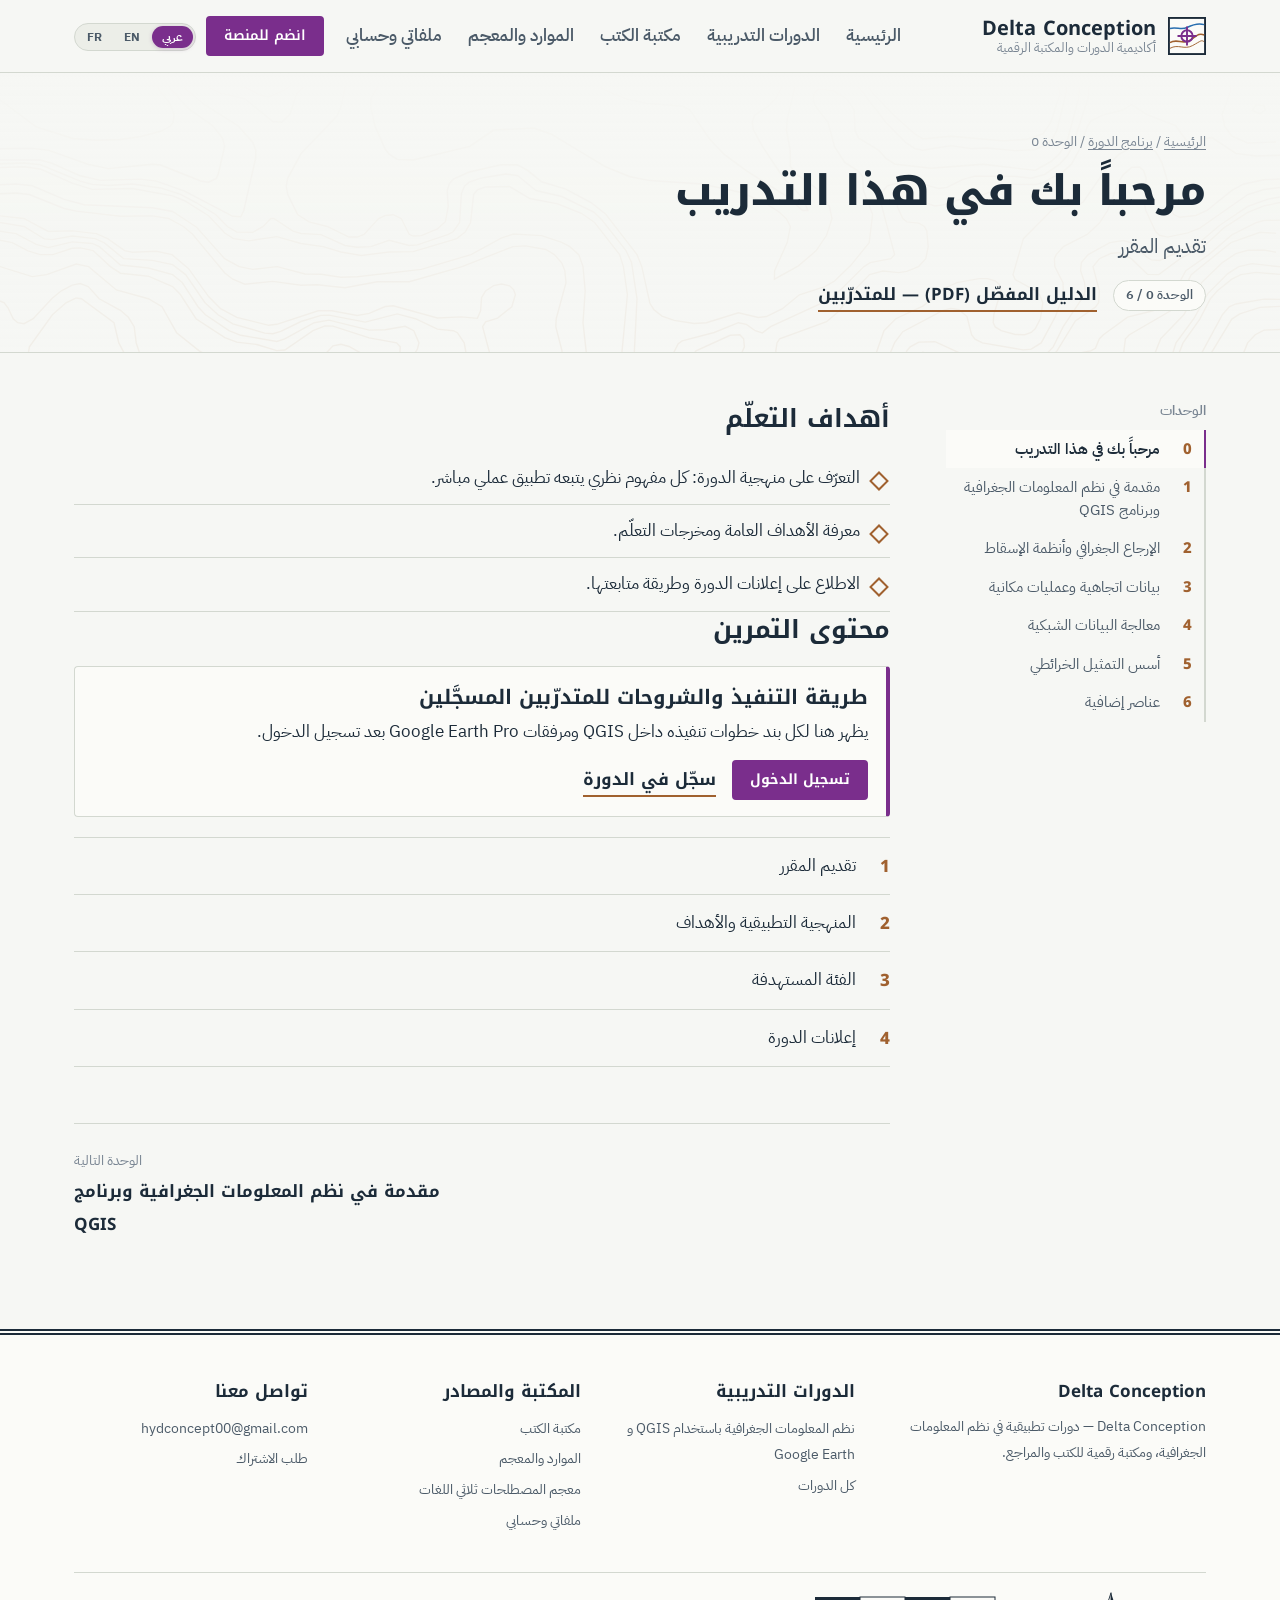
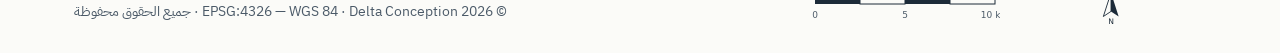
<file: lesson.html>
<!DOCTYPE html>
<html lang="ar" dir="rtl">
<head>
<meta charset="utf-8">
<meta name="viewport" content="width=device-width, initial-scale=1">
<title>الوحدة — Delta Conception</title>
<meta name="theme-color" content="#1c2b39">
<link rel="icon" href="assets/img/favicon.svg" type="image/svg+xml">
<script>(function(){try{var l=localStorage.getItem('delta_lang');if(l==='en'||l==='fr'){var h=document.documentElement;h.lang=l;h.dir='ltr';h.classList.add('i18n-wait');setTimeout(function(){h.classList.remove('i18n-wait')},2500);var k=document.createElement('link');k.rel='preload';k.as='script';k.href='assets/js/i18n.js?v=c86450c6';k.fetchPriority='high';document.head.appendChild(k)}}catch(e){}})();</script>
<link rel="preconnect" href="https://fonts.googleapis.com">
<link rel="preconnect" href="https://fonts.gstatic.com" crossorigin>
<link rel="preconnect" href="https://cuyexrllyckeqpobxdze.supabase.co" crossorigin>
<link rel="stylesheet" href="https://fonts.googleapis.com/css2?family=IBM+Plex+Sans+Arabic:wght@400;500;600;700&amp;family=Noto+Kufi+Arabic:wght@700;800&amp;display=swap" media="print" onload="this.media='all'">
<noscript><link rel="stylesheet" href="https://fonts.googleapis.com/css2?family=IBM+Plex+Sans+Arabic:wght@400;500;600;700&amp;family=Noto+Kufi+Arabic:wght@700;800&amp;display=swap"></noscript>
<link rel="stylesheet" href="assets/css/main.css?v=3bed2b16">
</head>
<body data-page="lesson">
<main id="main">
  <header class="page-head">
    <div class="wrap">
      <p class="crumbs"><a href="index.html" data-i18n="nav_home">الرئيسية</a> / <a href="program.html" data-i18n="prog_title">برنامج الدورة</a> / <span id="crumb"></span></p>
      <h1 id="title"></h1>
      <p class="lede" id="ex-title"></p>
      <div class="lesson-intro" id="chips"></div>
    </div>
  </header>

  <div class="wrap lesson">
    <nav class="toc" aria-label="الوحدات" data-i18n-attr="aria-label:lesson_units_nav">
      <h2 data-i18n="lesson_units_nav">الوحدات</h2>
      <ol id="toc"></ol>
    </nav>

    <article class="lesson-main">
      <h2 data-i18n="lesson_objectives_h2">أهداف التعلّم</h2>
      <ul class="obj-list" id="objectives"></ul>

      <div class="outline-head">
        <h2 data-i18n="lesson_steps_h2">محتوى التمرين</h2>
        <button type="button" class="textlink as-btn" id="toggle-all" hidden>اعرض كل التفاصيل</button>
      </div>
      <div class="notice locked" id="locked" hidden>
        <h3 data-i18n="lesson_locked_title">طريقة التنفيذ والشروحات للمتدرّبين المسجَّلين</h3>
        <p id="locked-desc"></p>
        <p class="locked-actions">
          <a class="btn small" id="locked-login" href="files.html" data-i18n="files_login_h2">تسجيل الدخول</a>
          <a class="textlink" href="register.html" data-i18n="home_cta_btn">سجّل في الدورة</a>
        </p>
      </div>
      <p class="small-note" id="loading" hidden data-i18n="lesson_loading">جارٍ تحميل الشروحات…</p>
      <p class="hint" id="steps-hint" hidden data-i18n="lesson_steps_hint">اضغط «طريقة التنفيذ» تحت أي بند لعرض خطواته داخل <span class="ltr">QGIS</span>، كما في الدليل المفصّل (<span class="ltr">PDF</span>).</p>
      <p class="ar-note" id="guide-ar-note" hidden data-i18n="guide_ar_note">الشروحات التفصيلية مكتوبة بالعربية.</p>
      <ol class="outline" id="steps"></ol>

      <section id="extras-sec" hidden>
        <h2 data-i18n="lesson_extras_h2">لإتمام أهداف التعلّم</h2>
        <div class="guide" id="extras" lang="ar" dir="rtl"></div>
      </section>

      <section id="ge-sec" hidden>
        <h2 id="ge-title"><span class="ltr">Google Earth Pro</span></h2>
        <div class="guide"><div class="tool g"><div class="th"><span class="ltr">Google Earth Pro</span><span class="opt" id="ge-opt" hidden data-i18n="lesson_ge_opt_badge">تطبيق اختياري</span></div><div class="tb" id="ge" lang="ar" dir="rtl"></div></div></div>
      </section>

      <section id="result-sec" hidden>
        <h2 data-i18n="lesson_result_h2">النتيجة</h2>
        <div class="deliv" id="result" lang="ar" dir="rtl"></div>
      </section>

      <section id="materials-sec" hidden>
        <h2 data-i18n="lesson_materials_h2">المواد</h2>
        <div class="files" id="files"></div>
      </section>

      <nav class="pager" id="pager" aria-label="التنقل بين الوحدات" data-i18n-attr="aria-label:lesson_pager"></nav>
    </article>
  </div>
</main>
<script defer src="assets/js/config.js?v=1a7fb52e"></script>
<script defer src="assets/js/i18n.js?v=c86450c6"></script>
<script defer src="assets/js/data.js?v=4d55547a"></script>
<script defer src="assets/js/courses-data.js?v=7e9f97bf"></script>
<script defer src="assets/js/site.js?v=4f004e35"></script>
<script defer src="assets/js/auth.js?v=eadf6013"></script>
<script defer src="assets/js/lesson.js?v=a1df28b3"></script>
<script defer src="assets/js/track.js?v=efebe4e5"></script>
</body>
</html>
</file>
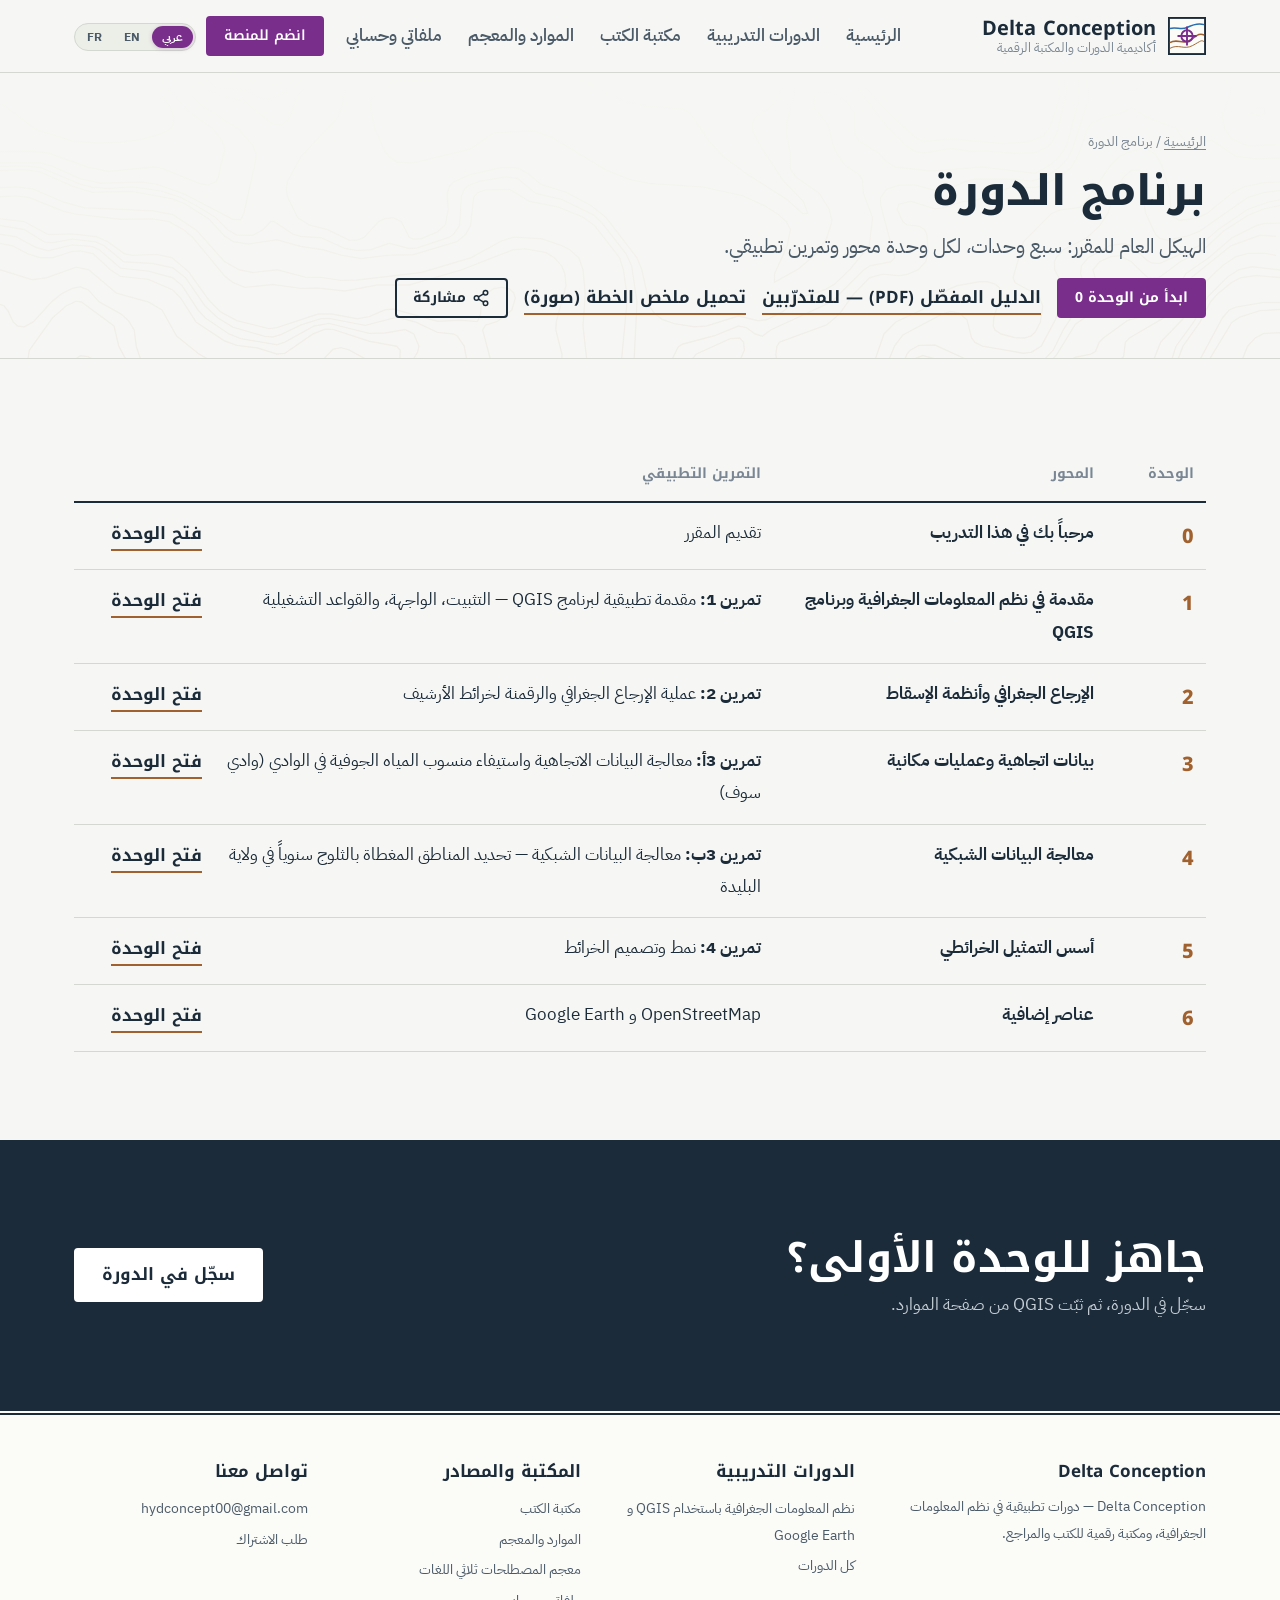
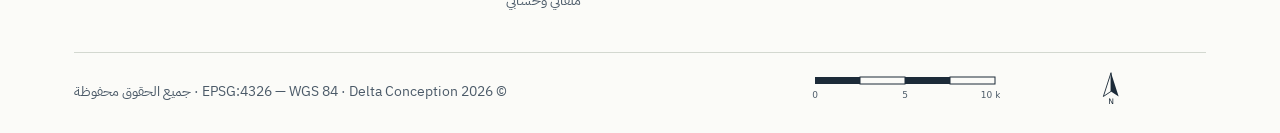
<file: program.html>
<!DOCTYPE html>
<html lang="ar" dir="rtl">
<head>
<meta charset="utf-8">
<meta name="viewport" content="width=device-width, initial-scale=1">
<title>برنامج الدورة — Delta Conception</title>
<meta name="description" content="برنامج دورة QGIS و Google Earth: سبع وحدات وخمسة تمارين تطبيقية على بيانات من بجاية والبليدة والوادي.">
<link rel="canonical" href="https://easy2learnai.github.io/qgis-course/program.html">
<meta property="og:type" content="website">
<meta property="og:site_name" content="Delta Conception">
<meta property="og:locale" content="ar_AR">
<meta property="og:title" content="برنامج الدورة — Delta Conception">
<meta property="og:description" content="برنامج دورة QGIS و Google Earth: سبع وحدات وخمسة تمارين تطبيقية على بيانات من بجاية والبليدة والوادي.">
<meta property="og:url" content="https://easy2learnai.github.io/qgis-course/program.html">
<meta property="og:image" content="https://easy2learnai.github.io/qgis-course/assets/img/og-cover.png">
<meta property="og:image:width" content="1200">
<meta property="og:image:height" content="630">
<meta property="og:image:alt" content="Delta Conception — QGIS &amp; Google Earth">
<meta name="twitter:card" content="summary_large_image">
<meta name="theme-color" content="#1c2b39">
<link rel="icon" href="assets/img/favicon.svg" type="image/svg+xml">
<script>(function(){try{var l=localStorage.getItem('delta_lang');if(l==='en'||l==='fr'){var h=document.documentElement;h.lang=l;h.dir='ltr';h.classList.add('i18n-wait');setTimeout(function(){h.classList.remove('i18n-wait')},2500);var k=document.createElement('link');k.rel='preload';k.as='script';k.href='assets/js/i18n.js?v=c86450c6';k.fetchPriority='high';document.head.appendChild(k)}}catch(e){}})();</script>
<link rel="preconnect" href="https://fonts.googleapis.com">
<link rel="preconnect" href="https://fonts.gstatic.com" crossorigin>
<link rel="preconnect" href="https://cuyexrllyckeqpobxdze.supabase.co" crossorigin>
<link rel="stylesheet" href="https://fonts.googleapis.com/css2?family=IBM+Plex+Sans+Arabic:wght@400;500;600;700&amp;family=Noto+Kufi+Arabic:wght@700;800&amp;display=swap" media="print" onload="this.media='all'">
<noscript><link rel="stylesheet" href="https://fonts.googleapis.com/css2?family=IBM+Plex+Sans+Arabic:wght@400;500;600;700&amp;family=Noto+Kufi+Arabic:wght@700;800&amp;display=swap"></noscript>
<link rel="stylesheet" href="assets/css/main.css?v=3bed2b16">
</head>
<body data-page="program">
<main id="main">
  <header class="page-head">
    <div class="wrap">
      <p class="crumbs"><a href="index.html" data-i18n="nav_home">الرئيسية</a> / <span data-i18n="prog_title">برنامج الدورة</span></p>
      <h1 data-i18n="prog_title">برنامج الدورة</h1>
      <p class="lede" data-i18n="prog_lede">الهيكل العام للمقرر: سبع وحدات، لكل وحدة محور وتمرين تطبيقي.</p>
      <div class="lesson-intro">
        <a class="btn small" href="lesson.html?u=0" data-i18n="prog_btn_start0">ابدأ من الوحدة 0</a>
        <a class="textlink" href="files.html" data-i18n="prog_btn_guide">الدليل المفصّل (<span class="ltr">PDF</span>) — للمتدرّبين</a>
        <a class="textlink" href="assets/img/course-plan-ar.png" download data-i18n="prog_btn_download_plan">تحميل ملخص الخطة (صورة)</a>
        <span id="share-course" class="share-slot"></span>
      </div>
    </div>
  </header>

  <section class="band">
    <div class="wrap">
      <div class="table-scroll"><table class="table syllabus">
        <thead>
          <tr>
            <th style="width:100px" data-i18n="prog_th_unit">الوحدة</th>
            <th data-i18n="prog_th_axis">المحور</th>
            <th data-i18n="prog_th_exercise">التمرين التطبيقي</th>
            <th style="width:140px"><span class="visually-hidden" data-i18n="prog_open_unit">فتح الوحدة</span></th>
          </tr>
        </thead>
        <tbody id="syllabus"></tbody>
      </table></div>
    </div>
  </section>

  <section class="band ink">
    <div class="wrap cta">
      <div>
        <h2 data-i18n="prog_cta_h2">جاهز للوحدة الأولى؟</h2>
        <p data-i18n="prog_cta_p">سجّل في الدورة، ثم ثبّت <span class="ltr">QGIS</span> من صفحة الموارد.</p>
      </div>
      <a class="btn" href="register.html" data-i18n="home_cta_btn">سجّل في الدورة</a>
    </div>
  </section>
</main>
<script defer src="assets/js/config.js?v=1a7fb52e"></script>
<script defer src="assets/js/i18n.js?v=c86450c6"></script>
<script defer src="assets/js/data.js?v=4d55547a"></script>
<script defer src="assets/js/courses-data.js?v=7e9f97bf"></script>
<script defer src="assets/js/site.js?v=4f004e35"></script>
<script defer src="assets/js/share.js?v=050d0f61"></script>
<script defer src="assets/js/page-program.js?v=c3e39d65"></script>
<script defer src="assets/js/track.js?v=efebe4e5"></script>
</body>
</html>
</file>
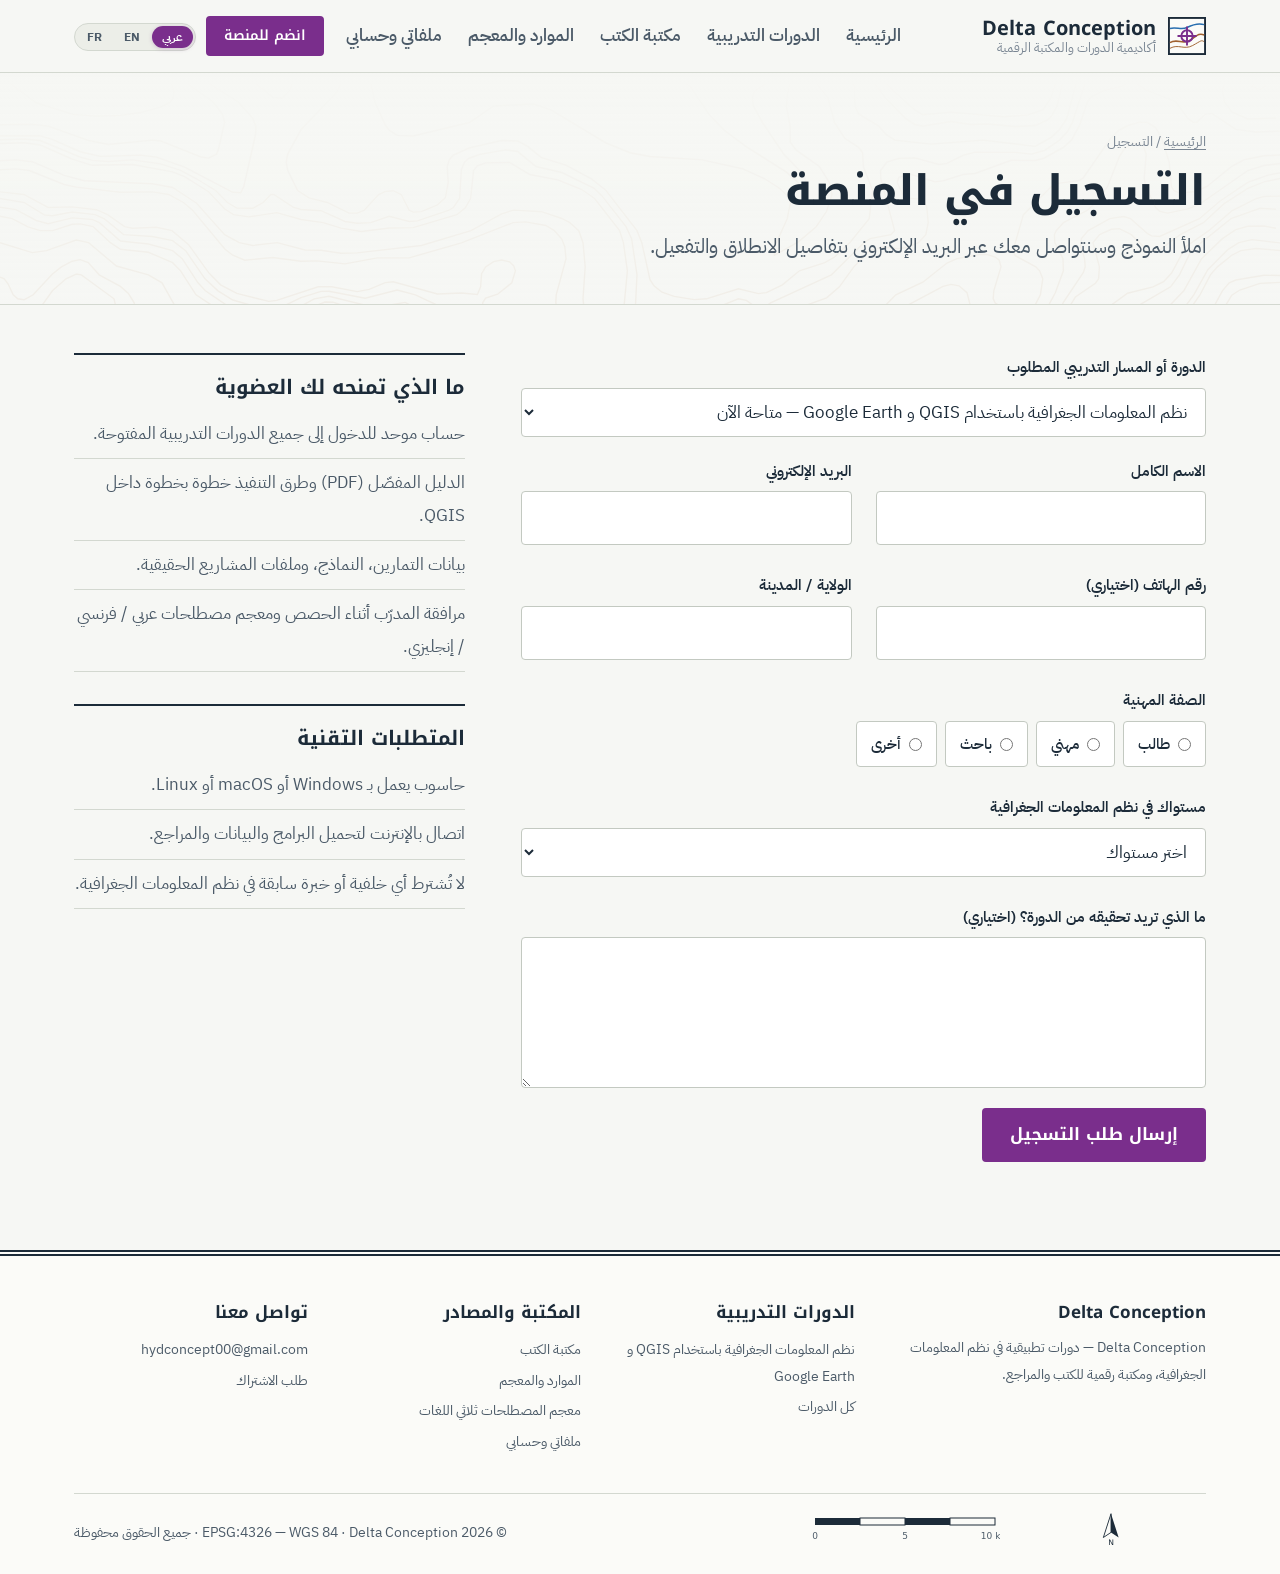
<file: register.html>
<!DOCTYPE html>
<html lang="ar" dir="rtl">
<head>
<meta charset="utf-8">
<meta name="viewport" content="width=device-width, initial-scale=1">
<title>التسجيل في المنصة — Delta Conception</title>
<meta name="description" content="طلب التسجيل في دورات Delta Conception ومكتبتها الرقمية.">
<link rel="canonical" href="https://easy2learnai.github.io/qgis-course/register.html">
<meta property="og:type" content="website">
<meta property="og:site_name" content="Delta Conception">
<meta property="og:locale" content="ar_AR">
<meta property="og:title" content="التسجيل في المنصة — Delta Conception">
<meta property="og:description" content="طلب التسجيل في دورات Delta Conception ومكتبتها الرقمية.">
<meta property="og:url" content="https://easy2learnai.github.io/qgis-course/register.html">
<meta property="og:image" content="https://easy2learnai.github.io/qgis-course/assets/img/og-cover.png">
<meta property="og:image:width" content="1200">
<meta property="og:image:height" content="630">
<meta property="og:image:alt" content="Delta Conception — QGIS &amp; Google Earth">
<meta name="twitter:card" content="summary_large_image">
<meta name="theme-color" content="#1c2b39">
<link rel="icon" href="assets/img/favicon.svg" type="image/svg+xml">
<script>(function(){try{var l=localStorage.getItem('delta_lang');if(l==='en'||l==='fr'){var h=document.documentElement;h.lang=l;h.dir='ltr';h.classList.add('i18n-wait');setTimeout(function(){h.classList.remove('i18n-wait')},2500);var k=document.createElement('link');k.rel='preload';k.as='script';k.href='assets/js/i18n.js?v=c86450c6';k.fetchPriority='high';document.head.appendChild(k)}}catch(e){}})();</script>
<link rel="preconnect" href="https://fonts.googleapis.com">
<link rel="preconnect" href="https://fonts.gstatic.com" crossorigin>
<link rel="preconnect" href="https://cuyexrllyckeqpobxdze.supabase.co" crossorigin>
<link rel="stylesheet" href="https://fonts.googleapis.com/css2?family=IBM+Plex+Sans+Arabic:wght@400;500;600;700&amp;family=Noto+Kufi+Arabic:wght@700;800&amp;display=swap" media="print" onload="this.media='all'">
<noscript><link rel="stylesheet" href="https://fonts.googleapis.com/css2?family=IBM+Plex+Sans+Arabic:wght@400;500;600;700&amp;family=Noto+Kufi+Arabic:wght@700;800&amp;display=swap"></noscript>
<link rel="stylesheet" href="assets/css/main.css?v=3bed2b16">
</head>
<body data-page="register">
<main id="main">
  <header class="page-head">
    <div class="wrap">
      <p class="crumbs"><a href="index.html" data-i18n="nav_home">الرئيسية</a> / <span data-i18n="reg_crumb">التسجيل</span></p>
      <h1 data-i18n="reg_title">التسجيل في المنصة</h1>
      <p class="lede" data-i18n="reg_lede">املأ النموذج وسنتواصل معك عبر البريد الإلكتروني بتفاصيل الانطلاق والتفعيل.</p>
    </div>
  </header>

  <div class="wrap reg">
    <div>
      <form class="form" id="reg" novalidate>
        <div class="field full">
          <label for="course-select" data-i18n="reg_course_label">الدورة أو المسار التدريبي المطلوب</label>
          <select id="course-select" name="course">
            <option value="qgis-foundation">دورة نظم المعلومات الجغرافية باستخدام QGIS و Google Earth</option>
            <option value="all-access" data-i18n="reg_course_opt_all">عضوية المنصة (كل الدورات المفتوحة)</option>
          </select>
        </div>

        <div class="field">
          <label for="name" data-i18n="reg_name_label">الاسم الكامل</label>
          <input class="input" id="name" name="name" autocomplete="name" required>
          <span class="err"></span>
        </div>

        <div class="field">
          <label for="email" data-i18n="reg_email_label">البريد الإلكتروني</label>
          <input class="input" id="email" name="email" type="email" autocomplete="email" required>
          <span class="err"></span>
        </div>

        <div class="field">
          <label for="phone" data-i18n="reg_phone_label">رقم الهاتف (اختياري)</label>
          <input class="input" id="phone" name="phone" type="tel" autocomplete="tel">
          <span class="err"></span>
        </div>

        <div class="field">
          <label for="city" data-i18n="reg_city_label">الولاية / المدينة</label>
          <input class="input" id="city" name="city" required>
          <span class="err"></span>
        </div>

        <div class="field full">
          <span class="label" id="prof-l" data-i18n="reg_profile_label">الصفة المهنية</span>
          <div class="radios" role="radiogroup" aria-labelledby="prof-l" id="prof-radios">
            <label><input type="radio" name="profile" value="طالب" required><span data-i18n="reg_profile_student">طالب</span></label>
            <label><input type="radio" name="profile" value="مهني"><span data-i18n="reg_profile_pro">مهني</span></label>
            <label><input type="radio" name="profile" value="باحث"><span data-i18n="reg_profile_researcher">باحث</span></label>
            <label><input type="radio" name="profile" value="أخرى"><span data-i18n="reg_profile_other">أخرى</span></label>
          </div>
          <span class="err"></span>
        </div>

        <div class="field full">
          <label for="level" data-i18n="reg_level_label">مستواك في نظم المعلومات الجغرافية</label>
          <select id="level" name="level" required>
            <option value="" data-i18n="reg_level_opt0">اختر مستواك</option>
            <option value="none" data-i18n="reg_level_opt1">لم أستعمل أي برنامج SIG من قبل</option>
            <option value="basic" data-i18n="reg_level_opt2">جرّبت QGIS أو ArcGIS قليلاً</option>
            <option value="advanced" data-i18n="reg_level_opt3">أستعمل برنامج SIG في عملي أو دراستي</option>
          </select>
          <span class="err"></span>
        </div>

        <div class="field full">
          <label for="msg" data-i18n="reg_msg_label">ما الذي تريد تحقيقه من الدورة؟ (اختياري)</label>
          <textarea id="msg" name="message" rows="4"></textarea>
        </div>

        <div class="visually-hidden" aria-hidden="true">
          <label for="website" data-i18n="reg_honeypot">اترك هذا الحقل فارغاً</label>
          <input id="website" name="website" tabindex="-1" autocomplete="off">
        </div>

        <div class="field full">
          <p class="form-msg" id="reg-error" role="alert" tabindex="-1" hidden></p>
          <button class="btn" type="submit" style="align-self:flex-start" data-i18n="reg_submit_btn">إرسال طلب التسجيل</button>
        </div>
      </form>

      <div class="notice" id="done" hidden tabindex="-1">
        <h3 data-i18n="reg_msg_sent_title">تم إرسال طلب التسجيل بنجاح</h3>
        <p><span data-i18n="reg_msg_sent_desc">شكراً لك. ستصلك رسالة عبر بريدك الإلكتروني بكافة تفاصيل الانطلاق والحساب.</span> (<b id="done-name"></b> · <span id="done-mail"></span>)</p>
      </div>

      <div class="admin" id="admin" hidden>
        <span data-i18n="reg_local_mode">وضع محلي: الطلبات محفوظة في هذا المتصفح</span> (<b id="count">0</b>).
        <button class="btn small quiet" type="button" id="csv" data-i18n="reg_local_csv">تنزيل الطلبات CSV</button>
      </div>
    </div>

    <aside>
      <div class="aside-box">
        <h2 style="font-size:var(--s1)" data-i18n="reg_aside_h2">ما الذي تمنحه لك العضوية</h2>
        <ul>
          <li data-i18n="reg_aside_f1">حساب موحد للدخول إلى جميع الدورات التدريبية المفتوحة.</li>
          <li data-i18n="reg_aside_f2">الدليل المفصّل (<span class="ltr">PDF</span>) وطرق التنفيذ خطوة بخطوة داخل <span class="ltr">QGIS</span>.</li>
          <li data-i18n="reg_aside_f3">بيانات التمارين، النماذج، وملفات المشاريع الحقيقية.</li>
          <li data-i18n="reg_aside_f4">مرافقة المدرّب أثناء الحصص ومعجم مصطلحات عربي / فرنسي / إنجليزي.</li>
        </ul>
      </div>

      <div class="aside-box" style="margin-top:32px">
        <h2 style="font-size:var(--s1)" data-i18n="reg_requirements_h2">المتطلبات التقنية</h2>
        <ul>
          <li data-i18n="reg_req_pc">حاسوب يعمل بـ <span class="ltr">Windows</span> أو <span class="ltr">macOS</span> أو <span class="ltr">Linux</span>.</li>
          <li data-i18n="reg_req_net">اتصال بالإنترنت لتحميل البرامج والبيانات والمراجع.</li>
          <li data-i18n="reg_req_bg">لا تُشترط أي خلفية أو خبرة سابقة في نظم المعلومات الجغرافية.</li>
        </ul>
      </div>
    </aside>
  </div>
</main>
<script defer src="assets/js/config.js?v=1a7fb52e"></script>
<script defer src="assets/js/i18n.js?v=c86450c6"></script>
<script defer src="assets/js/courses-data.js?v=7e9f97bf"></script>
<script defer src="assets/js/site.js?v=4f004e35"></script>
<script defer src="assets/js/auth.js?v=eadf6013"></script>
<script defer src="assets/js/register.js?v=2b0d505f"></script>
<script defer src="assets/js/track.js?v=efebe4e5"></script>
</body>
</html>
</file>
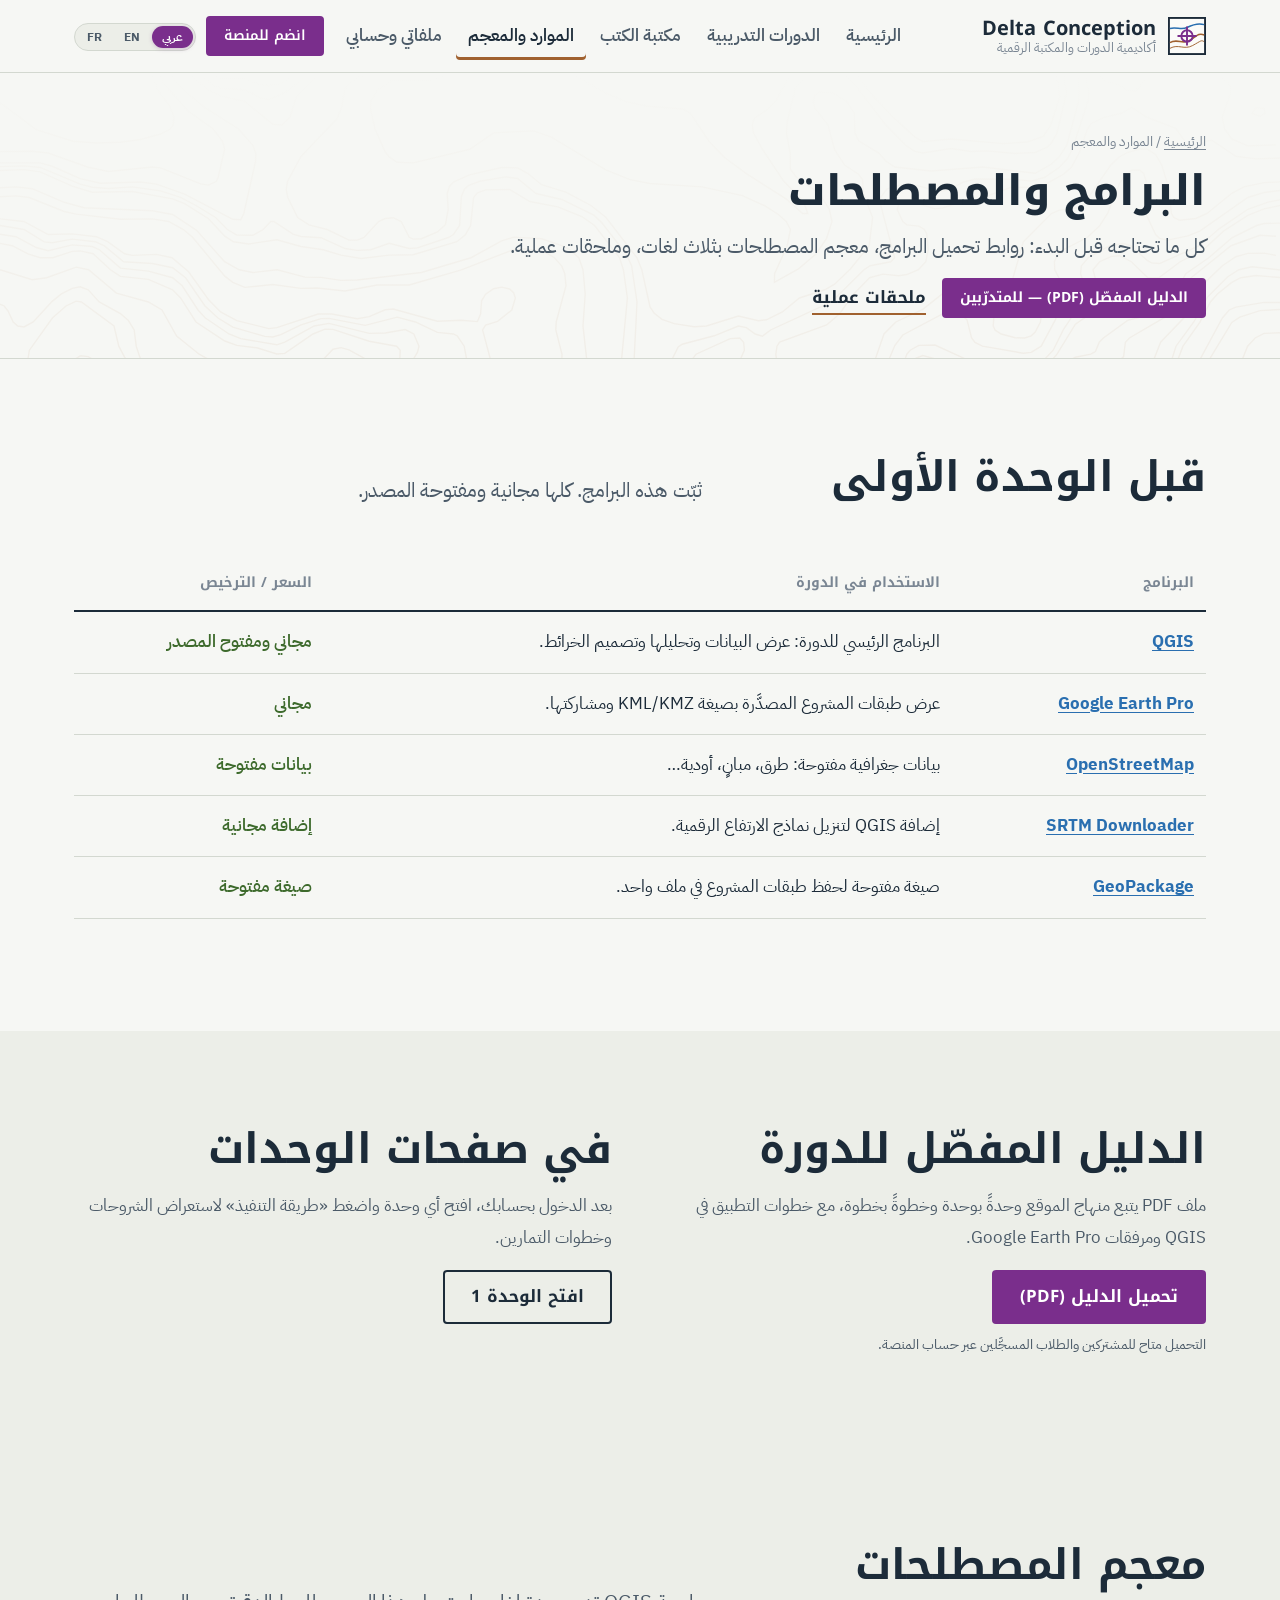
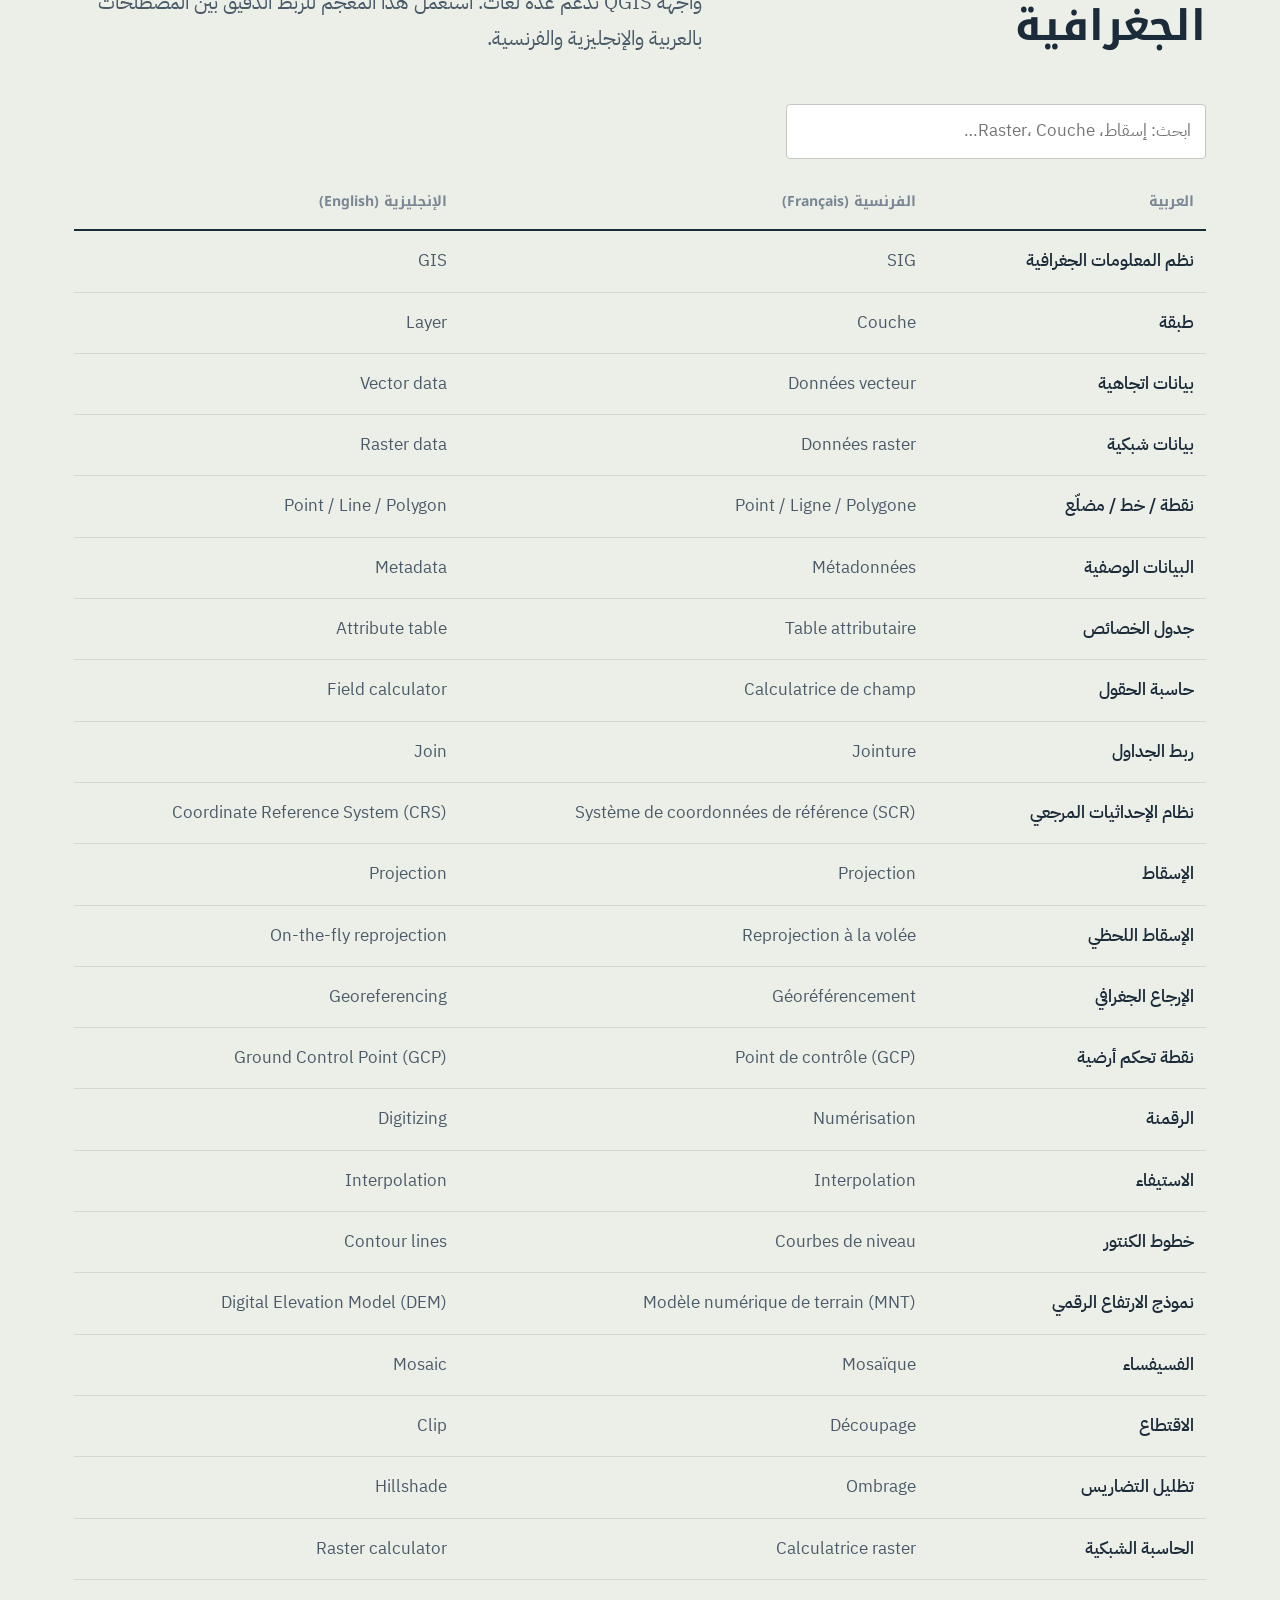
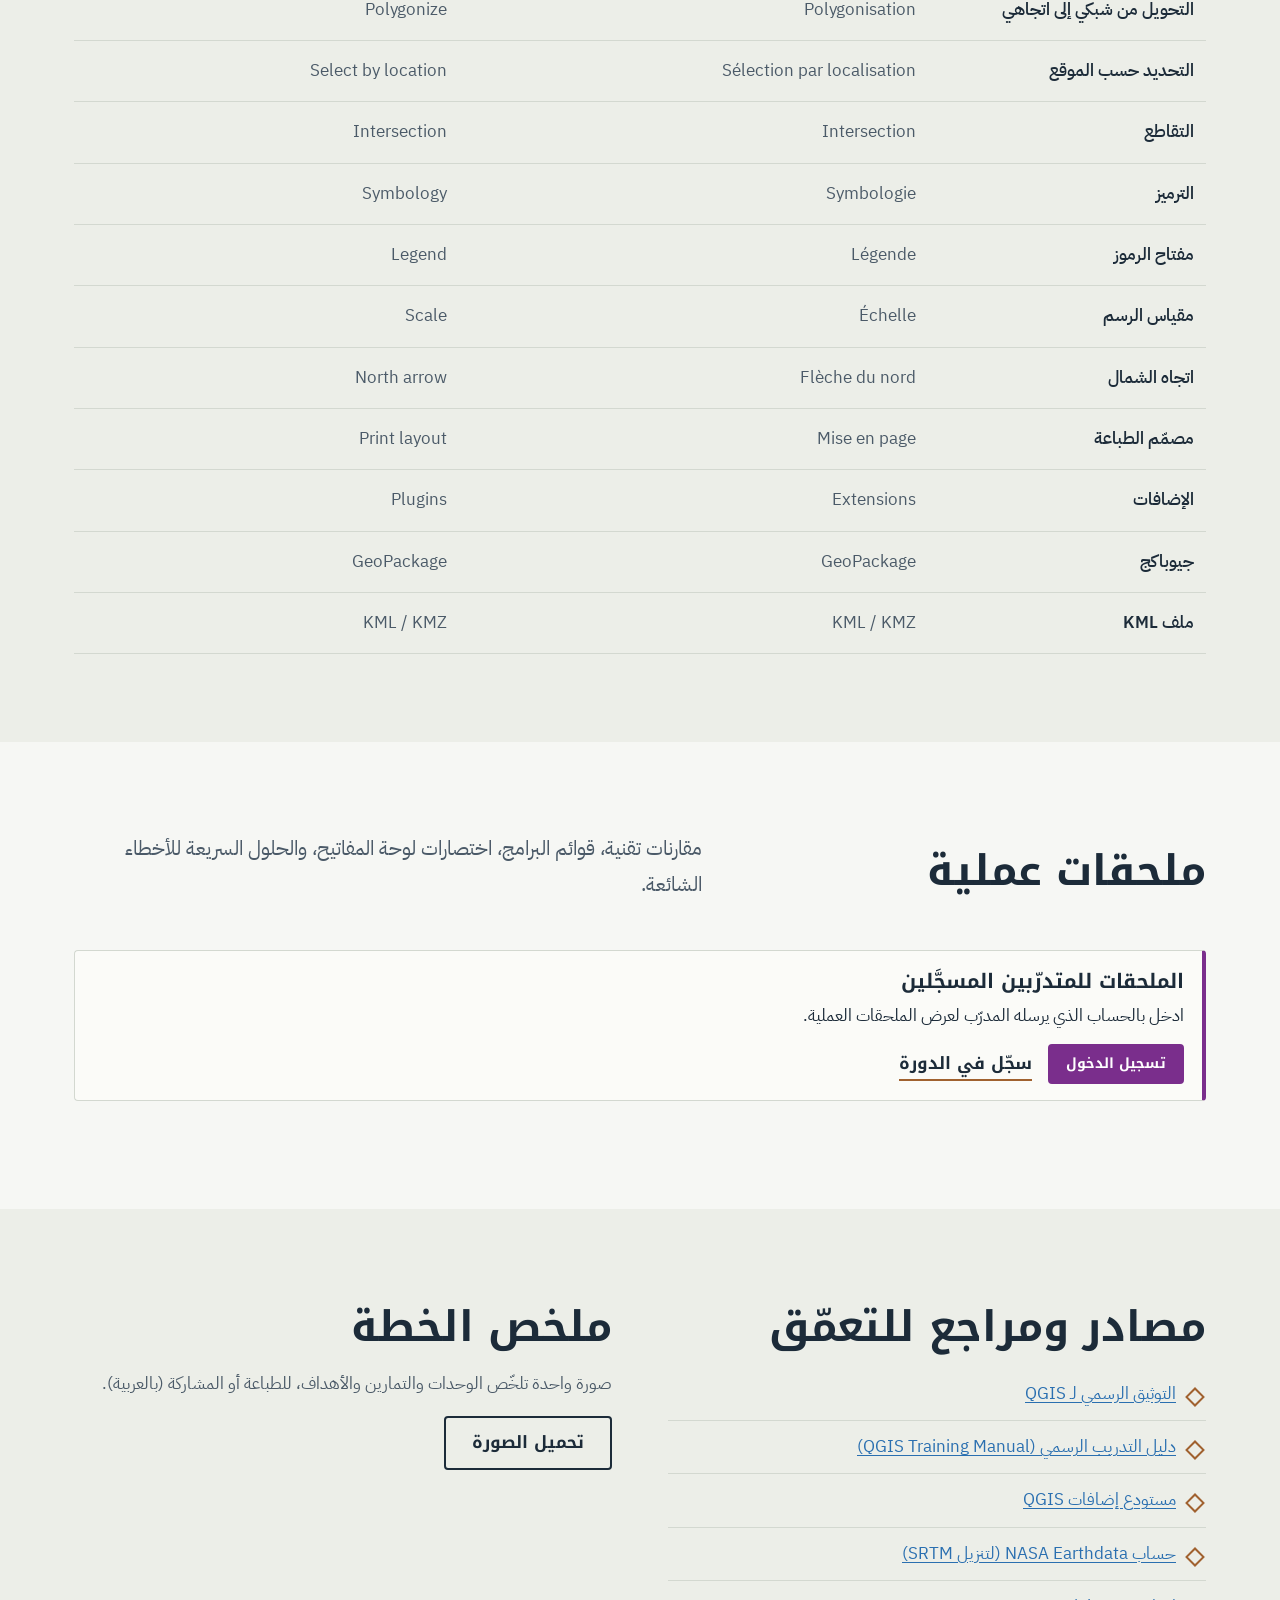
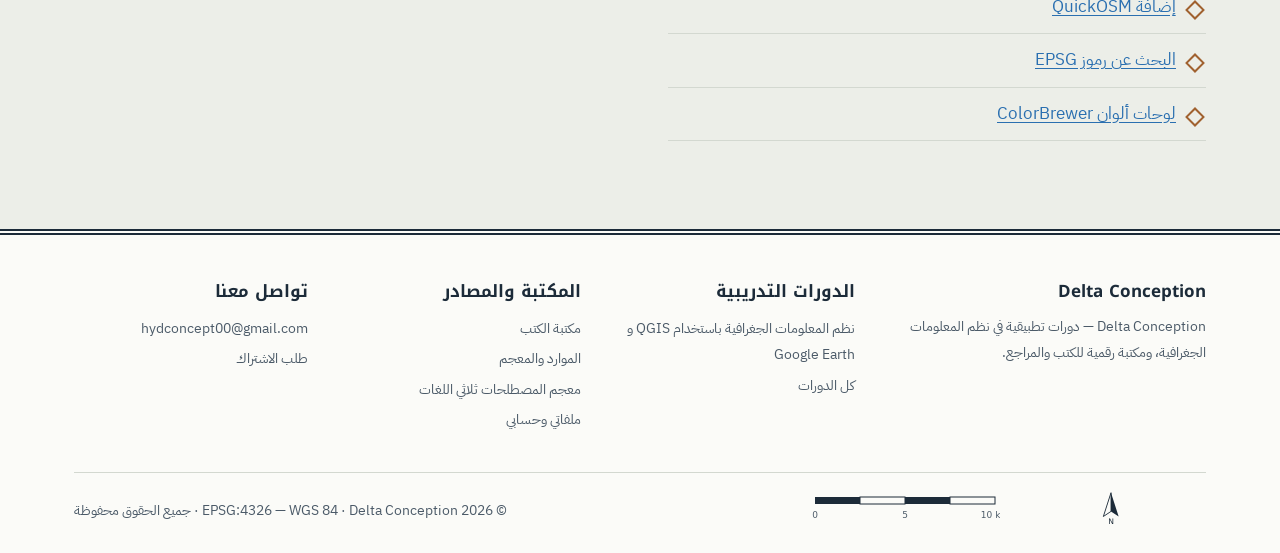
<file: resources.html>
<!DOCTYPE html>
<html lang="ar" dir="rtl">
<head>
<meta charset="utf-8">
<meta name="viewport" content="width=device-width, initial-scale=1">
<title>الموارد والمعجم — Delta Conception</title>
<meta name="description" content="روابط تحميل البرامج المجانية، ومعجم مصطلحات نظم المعلومات الجغرافية بالعربية والفرنسية والإنجليزية.">
<link rel="canonical" href="https://easy2learnai.github.io/qgis-course/resources.html">
<meta property="og:type" content="website">
<meta property="og:site_name" content="Delta Conception">
<meta property="og:locale" content="ar_AR">
<meta property="og:title" content="الموارد والمعجم — Delta Conception">
<meta property="og:description" content="روابط تحميل البرامج المجانية، ومعجم مصطلحات نظم المعلومات الجغرافية بالعربية والفرنسية والإنجليزية.">
<meta property="og:url" content="https://easy2learnai.github.io/qgis-course/resources.html">
<meta property="og:image" content="https://easy2learnai.github.io/qgis-course/assets/img/og-cover.png">
<meta property="og:image:width" content="1200">
<meta property="og:image:height" content="630">
<meta property="og:image:alt" content="Delta Conception — QGIS &amp; Google Earth">
<meta name="twitter:card" content="summary_large_image">
<meta name="theme-color" content="#1c2b39">
<link rel="icon" href="assets/img/favicon.svg" type="image/svg+xml">
<script>(function(){try{var l=localStorage.getItem('delta_lang');if(l==='en'||l==='fr'){var h=document.documentElement;h.lang=l;h.dir='ltr';h.classList.add('i18n-wait');setTimeout(function(){h.classList.remove('i18n-wait')},2500);var k=document.createElement('link');k.rel='preload';k.as='script';k.href='assets/js/i18n.js?v=c86450c6';k.fetchPriority='high';document.head.appendChild(k)}}catch(e){}})();</script>
<link rel="preconnect" href="https://fonts.googleapis.com">
<link rel="preconnect" href="https://fonts.gstatic.com" crossorigin>
<link rel="preconnect" href="https://cuyexrllyckeqpobxdze.supabase.co" crossorigin>
<link rel="stylesheet" href="https://fonts.googleapis.com/css2?family=IBM+Plex+Sans+Arabic:wght@400;500;600;700&amp;family=Noto+Kufi+Arabic:wght@700;800&amp;display=swap" media="print" onload="this.media='all'">
<noscript><link rel="stylesheet" href="https://fonts.googleapis.com/css2?family=IBM+Plex+Sans+Arabic:wght@400;500;600;700&amp;family=Noto+Kufi+Arabic:wght@700;800&amp;display=swap"></noscript>
<link rel="stylesheet" href="assets/css/main.css?v=3bed2b16">
</head>
<body data-page="resources">
<main id="main">
  <header class="page-head">
    <div class="wrap">
      <p class="crumbs"><a href="index.html" data-i18n="nav_home">الرئيسية</a> / <span data-i18n="nav_resources">الموارد والمعجم</span></p>
      <h1 data-i18n="res_head_title">البرامج والمصطلحات</h1>
      <p class="lede" data-i18n="res_head_lede">كل ما تحتاجه قبل البدء: روابط تحميل البرامج، معجم المصطلحات بثلاث لغات، وملحقات عملية.</p>
      <div class="lesson-intro">
        <a class="btn small" href="files.html" data-i18n="prog_btn_guide">الدليل المفصّل (PDF) — للمتدرّبين</a>
        <a class="textlink" href="#appendix" data-i18n="res_appendix_h2">ملحقات عملية</a>
      </div>
    </div>
  </header>

  <section class="band">
    <div class="wrap">
      <div class="section-head">
        <h2 data-i18n="res_before_u1_h2">قبل الوحدة الأولى</h2>
        <p class="lede" data-i18n="res_before_u1_lede">ثبّت هذه البرامج. كلها مجانية ومفتوحة المصدر.</p>
      </div>
      <div class="table-scroll"><table class="table tools">
        <thead>
          <tr>
            <th data-i18n="th_software">البرنامج</th>
            <th data-i18n="th_usage">الاستخدام في الدورة</th>
            <th data-i18n="th_price">السعر / الترخيص</th>
          </tr>
        </thead>
        <tbody id="tools-body"></tbody>
      </table></div>
      <div class="guide" id="crs-tip" style="margin-top:24px"></div>

      <div class="res-links" id="links" hidden>
        <div class="section-head">
          <h2 data-i18n="res_links_h2">روابط مفيدة</h2>
          <p class="lede" data-i18n="res_links_lede">مواقع ومصادر مختارة تكمّل الدورة: بيانات وخرائط، دروس، وأدوات على الإنترنت.</p>
        </div>
        <p class="admin-add" id="links-admin" hidden><a class="btn small" href="admin.html#add-link" data-i18n="admin_add_link">+ إضافة رابط جديد</a></p>
        <div id="links-body"></div>
      </div>
    </div>
  </section>

  <section class="band alt" id="guide">
    <div class="wrap split">
      <div>
        <h2 style="margin-bottom:10px" data-i18n="res_guide_h2">الدليل المفصّل للدورة</h2>
        <p style="color:var(--ink-2)" data-i18n="res_guide_p">ملف <span class="ltr">PDF</span> يتبع منهاج الموقع وحدةً بوحدة وخطوةً بخطوة، مع خطوات التطبيق في <span class="ltr">QGIS</span> ومرفقات <span class="ltr">Google Earth Pro</span>.</p>
        <p style="margin-top:16px"><a class="btn" href="files.html" data-i18n="res_btn_download_pdf">تحميل الدليل (PDF)</a></p>
        <p class="small-note" style="margin-top:8px" data-i18n="res_guide_note">التحميل متاح للمشتركين والطلاب المسجَّلين عبر حساب المنصة.</p>
      </div>
      <div>
        <h2 style="margin-bottom:10px" data-i18n="res_in_units_h2">في صفحات الوحدات</h2>
        <p style="color:var(--ink-2)" data-i18n="res_in_units_p">بعد الدخول بحسابك، افتح أي وحدة واضغط «طريقة التنفيذ» لاستعراض الشروحات وخطوات التمارين.</p>
        <p style="margin-top:16px"><a class="btn quiet" href="lesson.html?u=1" data-i18n="res_open_u1">افتح الوحدة 1</a></p>
      </div>
    </div>
  </section>

  <section class="band alt" id="glossary">
    <div class="wrap">
      <div class="section-head">
        <h2 data-i18n="res_glossary_h2">معجم المصطلحات الجغرافية</h2>
        <p class="lede" data-i18n="res_glossary_lede">واجهة QGIS تدعم عدة لغات. استعمل هذا المعجم للربط الدقيق بين المصطلحات بالعربية والإنجليزية والفرنسية.</p>
      </div>
      <div class="search">
        <label for="q" class="visually-hidden" data-i18n="res_glossary_label">ابحث في المعجم</label>
        <input id="q" class="input" type="search" placeholder="ابحث: إسقاط، Raster، Couche…" data-i18n-attr="placeholder:res_glossary_search">
      </div>
      <div class="table-scroll"><table class="table glossary">
        <thead><tr><th data-i18n="gl_ar">العربية</th><th data-i18n="gl_fr">الفرنسية (Français)</th><th data-i18n="gl_en">الإنجليزية (English)</th></tr></thead>
        <tbody id="gl"></tbody>
      </table></div>
      <p class="empty" id="gl-empty" hidden data-i18n="res_glossary_empty">لا يوجد مصطلح مطابق. جرّب كلمة أقصر أو لغة أخرى.</p>
    </div>
  </section>

  <section class="band" id="appendix">
    <div class="wrap">
      <div class="section-head">
        <h2 data-i18n="res_appendix_h2">ملحقات عملية</h2>
        <p class="lede" data-i18n="res_appendix_lede">مقارنات تقنية، قوائم البرامج، اختصارات لوحة المفاتيح، والحلول السريعة للأخطاء الشائعة.</p>
      </div>
      <div class="notice locked" id="ap-locked" hidden>
        <h3 data-i18n="res_ap_locked_h">الملحقات للمتدرّبين المسجَّلين</h3>
        <p data-i18n="res_ap_locked_p">ادخل بالحساب الذي يرسله المدرّب لعرض الملحقات العملية.</p>
        <p class="locked-actions">
          <a class="btn small" href="files.html?next=resources.html%23appendix" data-i18n="files_login_h2">تسجيل الدخول</a>
          <a class="textlink" href="register.html" data-i18n="home_cta_btn">سجّل في الدورة</a>
        </p>
      </div>
      <div class="guide appendix" id="ap-body" hidden>
        <div id="ap-note"></div>
        <h3 id="compare" data-i18n="ap_compare_h"><span class="ltr">QGIS</span> و <span class="ltr">Google Earth Pro</span>: أي برنامج لأي مهمة</h3><div id="ap-compare" lang="ar" dir="rtl"></div>
        <h3 id="menus" data-i18n="ap_menus_h">قوائم <span class="ltr">QGIS</span> بالإنجليزية والفرنسية</h3><div id="ap-menus" lang="ar" dir="rtl"></div>
        <h3 id="shortcuts" data-i18n="ap_shortcuts_h">اختصارات لوحة المفاتيح</h3><div id="ap-shortcuts" lang="ar" dir="rtl"></div>
        <h3 id="troubles" data-i18n="ap_troubles_h">الأخطاء الشائعة وحلولها</h3><div id="ap-troubles" lang="ar" dir="rtl"></div>
      </div>
    </div>
  </section>

  <section class="band alt">
    <div class="wrap split">
      <div>
        <h2 style="margin-bottom:10px" data-i18n="res_further_h2">مصادر ومراجع للتعمّق</h2>
        <ul class="obj-list">
          <li><a href="https://docs.qgis.org/latest/en/docs/" target="_blank" rel="noopener" data-i18n="link_qgis_docs">التوثيق الرسمي لـ <span class="ltr">QGIS</span></a></li>
          <li><a href="https://docs.qgis.org/latest/en/docs/training_manual/" target="_blank" rel="noopener" data-i18n="link_training">دليل التدريب الرسمي <span class="ltr">(QGIS Training Manual)</span></a></li>
          <li><a href="https://plugins.qgis.org" target="_blank" rel="noopener" data-i18n="link_plugins">مستودع إضافات <span class="ltr">QGIS</span></a></li>
          <li><a href="https://urs.earthdata.nasa.gov" target="_blank" rel="noopener" data-i18n="link_earthdata">حساب <span class="ltr">NASA Earthdata</span> (لتنزيل <span class="ltr">SRTM</span>)</a></li>
          <li><a href="https://plugins.qgis.org/plugins/QuickOSM/" target="_blank" rel="noopener" data-i18n="link_quickosm">إضافة <span class="ltr">QuickOSM</span></a></li>
          <li><a href="https://epsg.io" target="_blank" rel="noopener" data-i18n="link_epsg">البحث عن رموز <span class="ltr">EPSG</span></a></li>
          <li><a href="https://colorbrewer2.org" target="_blank" rel="noopener" data-i18n="link_colorbrewer">لوحات ألوان <span class="ltr">ColorBrewer</span></a></li>
        </ul>
      </div>
      <div>
        <h2 style="margin-bottom:10px" data-i18n="res_plan_h2">ملخص الخطة</h2>
        <p style="color:var(--ink-2)" data-i18n="res_plan_p">صورة واحدة تلخّص الوحدات والتمارين والأهداف، للطباعة أو المشاركة (بالعربية).</p>
        <p style="margin-top:16px"><a class="btn quiet" href="assets/img/course-plan-ar.png" download data-i18n="res_plan_btn">تحميل الصورة</a></p>
      </div>
    </div>
  </section>
</main>
<script defer src="assets/js/config.js?v=1a7fb52e"></script>
<script defer src="assets/js/i18n.js?v=c86450c6"></script>
<script defer src="assets/js/data.js?v=4d55547a"></script>
<script defer src="assets/js/courses-data.js?v=7e9f97bf"></script>
<script defer src="assets/js/site.js?v=4f004e35"></script>
<script defer src="assets/js/auth.js?v=eadf6013"></script>
<script defer src="assets/js/page-resources.js?v=fe25304a"></script>
<script defer src="assets/js/track.js?v=efebe4e5"></script>
</body>
</html>
</file>
<file: assets/css/main.css>
/* ==========================================================
   مختبر الخرائط — Topographic sheet design system
   paper · slate ink · contour brown · water blue · revision purple
   ========================================================== */
:root{
  --paper:#f6f7f4;
  --paper-2:#eceee8;
  --sheet:#fbfbf8;
  --ink:#1c2b39;
  --ink-2:#4b5a68;
  --ink-3:#7a8693;
  --rule:#d3d8d0;
  --contour:#a0612f;
  --contour-tint:#f1e5d8;
  --water:#2a6fb0;
  --water-tint:#dae8f4;
  --forest-tint:#e3ecd6;
  --revision:#7a2e8c;          /* USGS "photorevised" purple — action + GCP colour */
  --revision-dark:#5f2170;
  --revision-tint:#f1e6f4;

  --f-display:"Noto Kufi Arabic","DejaVu Sans",Tahoma,sans-serif;
  --f-body:"IBM Plex Sans Arabic","DejaVu Sans",Tahoma,sans-serif;

  --s-1:.875rem; --s0:1.0625rem; --s1:1.25rem; --s2:1.5625rem; --s3:2rem; --s4:2.625rem; --s5:3.375rem;
  --wrap:1180px;
  --r:4px;
}
*{box-sizing:border-box;margin:0;padding:0}
html{scroll-behavior:smooth;-webkit-text-size-adjust:100%}
@media (prefers-reduced-motion:reduce){html{scroll-behavior:auto}*{animation:none!important;transition:none!important}}
body{font-family:var(--f-body);font-size:var(--s0);line-height:1.9;color:var(--ink);background:var(--paper)}
img,svg{display:block;max-width:100%}
svg{direction:ltr}
a{color:var(--water);text-underline-offset:3px}
a:hover{color:var(--revision)}
:focus-visible{outline:3px solid var(--revision);outline-offset:3px;border-radius:2px}
.ltr{direction:ltr;unicode-bidi:isolate}
.wrap{max-width:var(--wrap);margin-inline:auto;padding-inline:24px}
.skip{position:absolute;inset-inline-start:8px;top:0;transform:translateY(-120%);background:var(--revision);color:#fff;padding:8px 14px;z-index:99}
.skip:focus{transform:translateY(8px)}
[hidden]{display:none!important}
.visually-hidden{position:absolute!important;width:1px;height:1px;overflow:hidden;clip:rect(0 0 0 0)}

h1,h2,h3,h4{font-family:var(--f-display);line-height:1.45;font-weight:700;color:var(--ink)}
h1{font-size:var(--s5);font-weight:800;line-height:1.3}
h2{font-size:var(--s4)}
h3{font-size:var(--s1)}
p{max-width:68ch}
.lede{font-size:var(--s1);color:var(--ink-2);line-height:1.8}

/* ---------- buttons ---------- */
.btn{display:inline-flex;align-items:center;gap:10px;font-family:var(--f-display);font-weight:700;font-size:var(--s0);
  padding:13px 26px;border-radius:var(--r);border:2px solid var(--revision);background:var(--revision);color:#fff;text-decoration:none;cursor:pointer;line-height:1.4}
.btn:hover{background:var(--revision-dark);border-color:var(--revision-dark);color:#fff}
.btn.quiet{background:transparent;color:var(--ink);border-color:var(--ink)}
.btn.quiet:hover{background:var(--ink);color:#fff}
.btn.small{padding:8px 16px;font-size:var(--s-1)}
.textlink{font-family:var(--f-display);font-weight:700;color:var(--ink);text-decoration:none;border-bottom:2px solid var(--contour)}
.textlink:hover{color:var(--contour)}

/* ---------- header ---------- */
.site-header{position:sticky;top:0;z-index:50;background:#f6f7f4;border-bottom:1px solid var(--rule)}
.site-header .wrap{display:flex;align-items:center;gap:24px;height:72px;position:relative}
.brand{display:flex;align-items:center;gap:12px;text-decoration:none;color:var(--ink);flex:none;max-width:calc(100% - 60px)}
.brand>span{min-width:0}
.brand svg{width:38px;height:38px;flex:none}
.brand b{font-family:var(--f-display);font-size:var(--s1);display:block;line-height:1.2}
.brand small{display:block;font-size:13px;color:var(--ink-3);line-height:1.2;white-space:nowrap;overflow:hidden;text-overflow:ellipsis}
.nav{display:flex;align-items:center;gap:2px;margin-inline-start:auto;list-style:none}
.nav a{display:block;padding:8px 12px;text-decoration:none;color:var(--ink-2);font-weight:600;border-radius:var(--r);white-space:nowrap}
.nav a.nav-cta{color:#fff;margin-inline-start:8px;padding:8px 16px}
.nav a.nav-cta:hover{color:#fff;background:var(--revision-dark)}
.nav a:hover{color:var(--ink);background:var(--paper-2)}
.nav a[aria-current="page"]{color:var(--ink);box-shadow:inset 0 -3px 0 var(--contour)}
.menu-toggle{display:none;margin-inline-start:auto;background:none;border:1px solid var(--rule);border-radius:var(--r);width:44px;height:44px;cursor:pointer}
.menu-toggle span{display:block;width:20px;height:2px;background:var(--ink);margin:4px auto}

/* ---------- hero ---------- */
.hero{padding:56px 0 72px;overflow:hidden}
.hero .wrap{display:grid;grid-template-columns:minmax(0,8fr) minmax(0,17fr);gap:48px;align-items:center}
.hero h1{font-size:2.5rem;line-height:1.45}
.hero h1{margin:6px 0 20px}
.hero .meta{color:var(--ink-3);font-size:var(--s-1);display:flex;flex-wrap:wrap;gap:6px 20px;margin-bottom:6px}
.hero .meta span{display:inline-flex;align-items:center;gap:8px}
.hero .meta i{width:9px;height:9px;border-radius:50%;background:var(--contour);display:inline-block}
.hero .actions{display:flex;flex-wrap:wrap;align-items:center;gap:22px;margin-top:32px}
.hero .facts{display:flex;gap:28px;margin-top:40px;padding-top:22px;border-top:1px solid var(--rule)}
.hero .facts div{font-size:var(--s-1);color:var(--ink-2);line-height:1.5}
.hero .facts b{display:block;font-family:var(--f-display);font-size:var(--s2);color:var(--ink)}

/* map sheet */
.sheet{position:relative;display:grid;grid-template-columns:minmax(0,1fr) 160px;gap:0 10px;align-items:start}
.sheet .statusbar{grid-column:1/-1}
.sheet-frame{background:var(--sheet);border:1px solid #c9cec5;box-shadow:0 1px 0 #fff inset,0 18px 40px -22px rgba(28,43,57,.45);padding:10px}
.sheet svg.map{width:100%;height:auto;overflow:visible}
.sheet .collar text{font-family:"DejaVu Sans",sans-serif;font-size:10px;fill:var(--ink-2)}
.sheet .collar .title{font-family:var(--f-display);font-size:13px;fill:var(--ink);font-weight:700}
.map-body{transform-box:fill-box;transform-origin:50% 50%;transition:transform 1.1s cubic-bezier(.6,.05,.2,1),filter 1.1s}
.sheet.s0 .map-body,.sheet.s1 .map-body{transform:translate(-14px,10px) rotate(-4.5deg) scale(.95);filter:sepia(.75) saturate(.6) contrast(.92) brightness(1.03)}
.graticule line{stroke:var(--revision);stroke-width:.8;stroke-dasharray:4 4;opacity:.55;transition:opacity .6s}
.sheet.s3 .graticule line,.sheet.s4 .graticule line{opacity:.18}
.gcp{opacity:0;transition:opacity .3s}
.gcp circle{fill:none;stroke:var(--revision);stroke-width:1.6}
.gcp line{stroke:var(--revision);stroke-width:1.6}
.gcp text{font-family:"DejaVu Sans",sans-serif;font-size:10px;fill:var(--revision);font-weight:bold}
.gcp.on{opacity:1}
.sheet.s4 .gcp{opacity:0}
.vec{opacity:0;transition:opacity .4s}
.sheet.s4 .vec{opacity:1}
.vec .river{fill:none;stroke:var(--water);stroke-width:2.4;stroke-linecap:round;stroke-dasharray:900;stroke-dashoffset:900;transition:stroke-dashoffset 1.6s ease-out}
.sheet.s4 .vec .river{stroke-dashoffset:0}
.vec .sebkha{fill:var(--water-tint);stroke:var(--water);stroke-width:1.4;fill-opacity:.9}
.vec .peak path{fill:var(--ink)}
.vec .peak text{font-family:"DejaVu Sans",sans-serif;font-size:10px;fill:var(--ink);paint-order:stroke;stroke:#fbfbf8;stroke-width:3px}
.contours path{fill:none;stroke:var(--contour);stroke-width:.55;opacity:.85}
.contours path.idx{stroke-width:1.15}
.coast{fill:none;stroke:var(--water);stroke-width:1.3}
.layer-off{display:none}

.layers{position:relative;background:#fff;border:1px solid #c9cec5;box-shadow:0 12px 30px -16px rgba(28,43,57,.5);font-size:14px;border-radius:var(--r)}
.layers h3{font-family:var(--f-body);font-size:13px;font-weight:600;color:var(--ink-2);padding:7px 12px;border-bottom:1px solid var(--rule);background:var(--paper-2);display:flex;justify-content:space-between;align-items:center}
.layers ul{list-style:none;padding:6px 0}
.layers label{display:flex;align-items:center;gap:9px;padding:2px 12px;cursor:pointer;line-height:1.55;font-size:13.5px}
.layers label:hover{background:var(--paper)}
.layers input{accent-color:var(--revision);width:15px;height:15px}
.layers .sw{width:18px;height:14px;flex:none}
.layers button{background:none;border:none;color:var(--revision);font:inherit;font-size:12px;cursor:pointer;padding:0}
.statusbar{display:flex;justify-content:space-between;gap:10px;margin-top:8px;font-size:13px;color:var(--ink-2);padding:6px 10px;background:var(--paper-2);border:1px solid var(--rule);border-radius:var(--r);min-height:34px}
.statusbar .coords{direction:ltr;font-family:"DejaVu Sans Mono",monospace;font-size:12px;white-space:nowrap}
.statusbar .msg{color:var(--revision);font-weight:600}

/* ---------- sections ---------- */
.band{padding:88px 0}
.band.alt{background:var(--paper-2)}
.band.ink{background:var(--ink);color:#e8ecef}
.band.ink h2,.band.ink h3{color:#fff}
.section-head{display:grid;grid-template-columns:minmax(0,5fr) minmax(0,7fr);gap:56px;margin-bottom:48px;align-items:end}
.section-head p{color:var(--ink-2)}

/* legend (objectives) */
.legend{display:grid;grid-template-columns:repeat(2,minmax(0,1fr));gap:0 56px;border-top:2px solid var(--ink)}
.legend li{list-style:none;display:grid;grid-template-columns:44px 1fr;gap:18px;align-items:center;padding:18px 0;border-bottom:1px solid var(--rule);font-weight:500}
.legend svg{width:44px;height:32px}
.legend-caption{margin-top:14px;font-size:var(--s-1);color:var(--ink-3)}

/* traverse (unit sequence) */
.traverse{list-style:none;position:relative}
.traverse::before{content:"";position:absolute;inset-inline-start:27px;top:28px;bottom:28px;border-inline-start:2px dashed var(--contour)}
.traverse li{position:relative;display:grid;grid-template-columns:56px minmax(0,1fr) auto;gap:28px;align-items:start;padding:22px 0}
.traverse li+li{border-top:1px solid var(--rule)}
.station{width:56px;height:56px;border-radius:50%;background:var(--sheet);border:2px solid var(--contour);display:grid;place-items:center;font-family:var(--f-display);font-weight:800;font-size:var(--s1);color:var(--contour);position:relative;z-index:1}
.traverse h3{font-size:var(--s1);margin-bottom:2px}
.traverse .ex{font-size:var(--s-1);color:var(--ink-3);font-weight:600}
.traverse p{color:var(--ink-2);margin-top:4px}
.traverse .go{align-self:center;white-space:nowrap}
.tag{display:inline-block;font-size:13px;font-weight:600;padding:1px 10px;border-radius:20px;background:var(--forest-tint);color:#3d5a2c;margin-inline-start:8px;vertical-align:2px}
.tag.water{background:var(--water-tint);color:#1f5486}
.tag.contour{background:var(--contour-tint);color:#7d4520}

/* method flow */
.flow{display:grid;grid-template-columns:repeat(4,minmax(0,1fr));counter-reset:f;list-style:none;border-top:2px solid #fff}
.flow li{counter-increment:f;padding:22px 22px 0 0;border-inline-start:1px solid rgba(255,255,255,.18)}
.flow li:first-child{border-inline-start:none;padding-inline-start:0}
.flow li::before{content:counter(f);display:block;font-family:var(--f-display);font-size:var(--s3);font-weight:800;color:#d9b48f;line-height:1;margin-bottom:12px}
.flow h3{font-size:var(--s1);margin-bottom:6px}
.flow p{color:#c4cdd5;font-size:var(--s0)}
.flow li{padding-inline-end:22px}

/* study areas */
.areas{display:grid;grid-template-columns:minmax(0,7fr) minmax(0,5fr);gap:40px;align-items:stretch}
#areas-map{min-height:460px;border:1px solid var(--rule);border-radius:var(--r);background:var(--water-tint)}
.area-list{list-style:none}
.area-list li{padding:18px 0;border-bottom:1px solid var(--rule)}
.area-list li:first-child{padding-top:0}
.area-list button{all:unset;cursor:pointer;display:block;width:100%}
.area-list button:focus-visible{outline:3px solid var(--revision);outline-offset:4px}
.area-list h3{font-size:var(--s1);display:flex;justify-content:space-between;gap:12px}
.area-list h3 small{font-family:var(--f-body);font-size:var(--s-1);color:var(--revision);font-weight:600}
.area-list p{color:var(--ink-2);font-size:var(--s0)}
.map-fallback{display:grid;place-items:center;height:100%;min-height:460px;color:var(--ink-2);padding:24px;text-align:center}

/* two-col text */
.split{display:grid;grid-template-columns:repeat(2,minmax(0,1fr));gap:56px}
.split h3{margin-bottom:10px}
.split p{color:var(--ink-2)}

/* tools table */
.table{width:100%;border-collapse:collapse;font-size:var(--s0)}
.table th,.table td{text-align:start;padding:14px 12px;border-bottom:1px solid var(--rule);vertical-align:top}
.table thead th{font-family:var(--f-display);font-size:var(--s-1);color:var(--ink-3);border-bottom:2px solid var(--ink);font-weight:700}
.table td:first-child{font-weight:700;white-space:nowrap;direction:ltr;text-align:right}
.table .price{color:#3d6a2c;font-weight:600;white-space:nowrap}

/* faq */
.faq details{border-bottom:1px solid var(--rule)}
.faq summary{cursor:pointer;list-style:none;padding:20px 0;font-family:var(--f-display);font-weight:700;font-size:var(--s1);display:flex;justify-content:space-between;gap:20px}
.faq summary::-webkit-details-marker{display:none}
.faq summary::after{content:"+";font-size:26px;line-height:1;color:var(--contour);transition:transform .2s}
.faq details[open] summary::after{transform:rotate(45deg)}
.faq details p{padding-bottom:20px;color:var(--ink-2)}

/* cta */
.cta{display:grid;grid-template-columns:minmax(0,1fr) auto;gap:32px;align-items:center}
.cta p{color:#c4cdd5}
.band.ink .btn{background:#fff;color:var(--ink);border-color:#fff}
.band.ink .btn:hover{background:var(--revision-tint)}

/* ---------- footer as a map-layout collar ---------- */
.site-footer{border-top:6px double var(--ink);background:var(--sheet);padding:44px 0 28px;font-size:var(--s-1);color:var(--ink-2)}
.footer-grid{display:grid;grid-template-columns:minmax(0,4fr) minmax(0,3fr) minmax(0,3fr) minmax(0,3fr);gap:40px}
.site-footer h4{font-size:var(--s0);margin-bottom:10px}
.site-footer ul{list-style:none}
.site-footer li{padding:2px 0}
.site-footer a{color:var(--ink-2);text-decoration:none}
.site-footer a:hover{color:var(--revision);text-decoration:underline}
.collar-row{display:flex;justify-content:space-between;align-items:flex-end;gap:24px;margin-top:36px;padding-top:18px;border-top:1px solid var(--rule)}
.scalebar{display:flex;align-items:flex-end;gap:16px}
.scalebar svg{width:190px;height:34px}
.north{width:26px;height:40px}

/* ---------- inner pages ---------- */
.page-head{padding:56px 0 40px;border-bottom:1px solid var(--rule);background:
  linear-gradient(var(--paper),rgba(246,247,244,.88)),url(../img/contours-bg.svg) center/cover}
.page-head .crumbs{font-size:var(--s-1);color:var(--ink-3);margin-bottom:8px}
.page-head .crumbs a{color:var(--ink-3)}
.page-head h1{font-size:var(--s4)}
.page-head .lede{margin-top:10px}

.syllabus td:first-child{direction:rtl;text-align:start;white-space:normal}
.syllabus td .num{font-family:var(--f-display);font-weight:800;color:var(--contour);font-size:var(--s1)}

.lesson{display:grid;grid-template-columns:260px minmax(0,1fr);gap:56px;padding-block:48px 88px}
.toc{position:sticky;top:96px;align-self:start}
.toc h2{font-size:var(--s-1);color:var(--ink-3);margin-bottom:8px;font-family:var(--f-body);font-weight:600}
.toc ol{list-style:none;border-inline-start:2px solid var(--rule)}
.toc a{display:grid;grid-template-columns:26px 1fr;gap:6px;padding:8px 12px;text-decoration:none;color:var(--ink-2);font-size:15px;line-height:1.5;margin-inline-start:-2px;border-inline-start:2px solid transparent}
.toc a:hover{color:var(--ink);background:var(--paper-2)}
.toc a[aria-current="page"]{border-inline-start-color:var(--revision);color:var(--ink);font-weight:600;background:var(--sheet)}
.toc .n{font-family:var(--f-display);font-weight:800;color:var(--contour)}
.lesson-main h2{font-size:var(--s2);margin:44px 0 14px}
.lesson-main h2:first-child{margin-top:0}
.obj-list{list-style:none}
.obj-list li{padding:10px 0 10px 0;padding-inline-start:30px;position:relative;border-bottom:1px solid var(--rule)}
.obj-list .ltr{white-space:nowrap}
.obj-list li::before{content:"";position:absolute;inset-inline-start:4px;top:22px;width:10px;height:10px;border:2px solid var(--contour);transform:rotate(45deg)}
.outline{list-style:none;counter-reset:s;border-top:1px solid var(--rule)}
.outline>li{counter-increment:s;display:grid;grid-template-columns:34px 1fr;padding:12px 0;border-bottom:1px solid var(--rule)}
.outline>li::before{content:counter(s);font-family:var(--f-display);font-weight:800;color:var(--contour)}
.outline ul{grid-column:2;list-style:none;margin-top:6px;color:var(--ink-2);font-size:15px}
.outline ul li::before{content:"— ";color:var(--contour)}
.files{display:grid;grid-template-columns:repeat(auto-fill,minmax(240px,1fr));gap:12px}
.file{display:flex;align-items:center;gap:14px;padding:14px 16px;border:1px solid var(--rule);border-radius:var(--r);background:var(--sheet);text-decoration:none;color:var(--ink)}
.file:hover{border-color:var(--revision);color:var(--ink)}
.file .ext{font-family:"DejaVu Sans",sans-serif;font-size:11px;font-weight:bold;width:42px;height:50px;display:grid;place-items:center;border:1.5px solid currentColor;border-radius:2px 10px 2px 2px;flex:none}
.file .ext.pdf{color:#b23a2e}.file .ext.zip{color:var(--water)}.file .ext.forum{color:var(--contour)}
.file small{display:block;color:var(--ink-3);font-size:13px}
.pager{display:flex;justify-content:space-between;gap:16px;margin-top:56px;padding-top:24px;border-top:1px solid var(--rule)}
.pager a{text-decoration:none;color:var(--ink);max-width:48%}
.pager small{display:block;color:var(--ink-3);font-size:var(--s-1)}
.pager b{font-family:var(--f-display)}
.pager a:hover b{color:var(--revision)}
.lesson-intro{display:flex;flex-wrap:wrap;gap:8px 16px;align-items:center;margin-top:14px}
.chip{font-size:13px;font-weight:600;padding:2px 12px;border:1px solid var(--rule);border-radius:20px;background:var(--sheet);color:var(--ink-2)}

/* resources */
.search{display:flex;gap:10px;margin-bottom:16px;max-width:420px}
.input,.search input,select,textarea{font:inherit;font-size:var(--s0);color:var(--ink);background:#fff;border:1.5px solid #c3c9c1;border-radius:var(--r);padding:10px 14px;width:100%}
.input:focus,select:focus,textarea:focus{border-color:var(--revision);outline:none;box-shadow:0 0 0 3px var(--revision-tint)}
.glossary td:nth-child(2),.glossary td:nth-child(3){direction:ltr;text-align:right;font-weight:400;color:var(--ink-2)}
.glossary td:first-child{direction:rtl;text-align:start;font-weight:600;color:var(--ink)}
.empty{padding:20px 0;color:var(--ink-3)}

/* register */
.reg{display:grid;grid-template-columns:minmax(0,7fr) minmax(0,4fr);gap:56px;padding-block:48px 88px}
.form{display:grid;grid-template-columns:1fr 1fr;gap:20px 24px}
.field{display:flex;flex-direction:column;gap:6px}
.field.full{grid-column:1/-1}
.field label{font-weight:600;font-size:15px}
.field .hint{font-size:13px;color:var(--ink-3)}
.field .err{font-size:13px;color:#b23a2e;min-height:0}
.field.invalid .input,.field.invalid select{border-color:#b23a2e}
.radios{display:flex;flex-wrap:wrap;gap:8px}
.radios label{display:flex;align-items:center;gap:8px;border:1.5px solid #c3c9c1;border-radius:var(--r);padding:8px 14px;cursor:pointer;font-weight:500;background:#fff}
.radios input{accent-color:var(--revision)}
.radios label:has(input:checked){border-color:var(--revision);background:var(--revision-tint)}
.aside-box{border-top:2px solid var(--ink);padding-top:18px}
.aside-box ul{list-style:none;margin-top:8px}
.aside-box li{padding:8px 0;border-bottom:1px solid var(--rule);color:var(--ink-2)}
.notice{border:1px solid var(--rule);background:var(--sheet);border-inline-start:4px solid var(--revision);padding:16px 18px;border-radius:var(--r)}
.notice h3{font-size:var(--s1);margin-bottom:4px}
.admin{margin-top:28px;font-size:var(--s-1);color:var(--ink-3)}

/* ---------- responsive ---------- */
@media (max-width:1020px){
  .hero .wrap,.section-head,.areas,.split,.cta,.reg,.lesson{grid-template-columns:1fr;gap:36px}
  .sheet{grid-template-columns:1fr}
  .layers{margin-top:10px;box-shadow:none}
  .layers ul{display:flex;flex-wrap:wrap;gap:0 6px}
  .flow{grid-template-columns:repeat(2,minmax(0,1fr))}
  .flow li{padding-bottom:24px}
  .flow li:nth-child(3){border-inline-start:none;padding-inline-start:0}
  .footer-grid{grid-template-columns:1fr 1fr}
  .toc{position:static;order:2}
}
/* القائمة المطوية: تُفعَّل في الشاشات الضيقة، أو تلقائياً (site.js) عندما لا تتسع الروابط بلغة الصفحة */
.nav-collapsed .nav{display:none;position:absolute;top:72px;inset-inline:0;flex-direction:column;align-items:stretch;background:var(--paper);border-bottom:1px solid var(--rule);padding:10px 16px;box-shadow:0 12px 24px -16px rgba(28,43,57,.4)}
.nav-collapsed.menu-open .nav{display:flex}
.nav-collapsed .menu-toggle{display:block}
.nav-collapsed .nav a.nav-cta{margin:8px 0 0;text-align:center}
.nav-collapsed .nav .lang-li{padding:10px 0 4px}
.nav-collapsed .lang-switch{margin-inline-start:0}
@media (max-width:1020px){
  .nav{display:none;position:absolute;top:72px;inset-inline:0;flex-direction:column;align-items:stretch;background:var(--paper);border-bottom:1px solid var(--rule);padding:10px 16px;box-shadow:0 12px 24px -16px rgba(28,43,57,.4)}
  .menu-open .nav{display:flex}
  .menu-toggle{display:block}
  .nav a.nav-cta{margin:8px 0 0;text-align:center}
  .nav .lang-li{padding:10px 0 4px}
  .lang-switch{margin-inline-start:0}
}
@media (max-width:760px){
  :root{--s5:2.25rem;--s4:1.875rem}
  .legend{grid-template-columns:1fr}
  .traverse li{grid-template-columns:56px minmax(0,1fr);gap:18px}
  .traverse .go{grid-column:2}
  .flow{grid-template-columns:1fr}
  .flow li{border-inline-start:none!important;padding-inline-start:0!important;border-top:1px solid rgba(255,255,255,.18)}
  .form{grid-template-columns:1fr}
  .band{padding:64px 0}
  .hero .facts{gap:20px}
  .table.tools thead{display:none}
  .table.tools tr{display:block;border-bottom:1px solid var(--rule);padding:10px 0}
  .table.tools td{display:block;border:none;padding:2px 0;text-align:start}
  .collar-row{flex-direction:column;align-items:flex-start}
  .footer-grid{grid-template-columns:1fr}
}

/* ---------- detailed guide (from the course PDF) ---------- */
.outline-head{display:flex;align-items:baseline;justify-content:space-between;gap:16px;flex-wrap:wrap}
.as-btn{background:none;border:0;border-bottom:2px solid var(--contour);cursor:pointer;font-size:var(--s-1);padding:0}
.hint{color:var(--ink-3);font-size:var(--s-1);margin:-6px 0 12px}
.step-body{min-width:0}
details.how{margin-top:8px}
details.how>summary{cursor:pointer;display:inline-block;font-family:var(--f-display);font-weight:700;font-size:var(--s-1);color:var(--revision);list-style:none;padding:2px 12px;border:1px solid var(--revision-tint);background:var(--revision-tint);border-radius:20px}
details.how>summary::-webkit-details-marker{display:none}
details.how>summary::before{content:"+ ";}
details.how[open]>summary::before{content:"− ";}
details.how>.guide{margin-top:12px}
.guide{font-size:var(--s0);line-height:1.85}
.guide p{max-width:none;margin:6px 0}
.guide h4{font-size:var(--s0);margin:14px 0 6px;color:var(--ink)}
.guide h4.ss .n{display:inline-block;font-family:"DejaVu Sans",sans-serif;font-size:12px;color:var(--contour);border:1px solid var(--contour);border-radius:3px;padding:0 5px;margin-left:8px;direction:ltr}
.guide ul,.outline .guide ul{grid-column:auto;list-style:disc;margin:6px 0;padding-inline-start:22px;color:var(--ink);font-size:inherit}
.outline .guide ul li::before{content:none}
.guide ol.steps{list-style:none;counter-reset:g;margin:6px 0;padding:0}
.guide ol.steps>li{counter-increment:g;position:relative;padding-inline-start:34px;margin:8px 0}
.guide ol.steps>li::before{content:counter(g);position:absolute;inset-inline-start:0;top:3px;width:23px;height:23px;border-radius:50%;border:1.5px solid currentColor;display:grid;place-items:center;font-family:"DejaVu Sans",sans-serif;font-size:12px;font-weight:bold;background:#fff}
.guide .tool{border:1px solid var(--rule);border-radius:var(--r);margin:10px 0;background:var(--sheet)}
.guide .tool>.th{display:flex;justify-content:space-between;align-items:center;gap:10px;padding:6px 14px;color:#fff;font-weight:700;font-family:"DejaVu Sans",sans-serif;font-size:14px;border-radius:var(--r) var(--r) 0 0;direction:ltr}
.guide .tool>.th .tag{font-weight:400;font-size:12px;opacity:.9}
.guide .tool>.tb{padding:8px 14px 10px}
.guide .tool.q>.th{background:#2f7d32}.guide .tool.q{background:#f2f8f2;border-color:#c5dec6}.guide .tool.q ol.steps>li::before{color:#2f7d32}
.guide .tool.g>.th{background:var(--water);direction:rtl}.guide .tool.g{background:#eef5fb;border-color:#bcd5ec}.guide .tool.g ol.steps>li::before{color:var(--water)}
.guide .opt{font-family:var(--f-body);font-weight:600;font-size:12px;background:rgba(255,255,255,.22);border-radius:10px;padding:0 10px}
.guide .m{direction:ltr;unicode-bidi:isolate;font-family:"DejaVu Sans Condensed","DejaVu Sans",sans-serif;font-size:13px;background:#eef0f2;border:1px solid #d8dde2;border-radius:3px;padding:0 5px;white-space:nowrap}
.guide code{direction:ltr;unicode-bidi:isolate;font-family:"DejaVu Sans Mono",Consolas,monospace;font-size:13px;background:#eef0f2;border-radius:3px;padding:0 4px}
.guide pre{direction:ltr;text-align:left;font-family:"DejaVu Sans Mono",Consolas,monospace;font-size:13px;background:#f1f3f5;border:1px solid var(--rule);border-radius:var(--r);padding:8px 12px;margin:6px 0;white-space:pre-wrap}
.guide .note,.guide .tip,.guide .warn{padding:8px 14px;border-radius:var(--r);margin:10px 0;font-size:15px;border-inline-start:4px solid}
.guide .note{background:#fff8e1;border-color:#e0a800}
.guide .tip{background:#e9f6f4;border-color:#2a9d8f}
.guide .warn{background:#fdecea;border-color:#c0392b}
.guide .small{color:var(--ink-3);font-size:14px}
.guide table{width:100%;border-collapse:collapse;margin:8px 0;font-size:15px}
.guide th,.guide td{border:1px solid var(--rule);padding:6px 10px;text-align:start;vertical-align:top}
.guide th{background:var(--paper-2);font-family:var(--f-display);font-size:14px}
.guide td.ltr{direction:ltr;text-align:right}
.guide .yes{color:#2f7d32;font-weight:700}.guide .part{color:#a77400;font-weight:700}.guide .no{color:#b23a2e;font-weight:700}
.deliv{border:1.5px dashed var(--contour);border-radius:var(--r);padding:12px 16px;background:var(--contour-tint)}
.deliv code{direction:ltr;unicode-bidi:isolate;font-family:"DejaVu Sans Mono",Consolas,monospace;font-size:13px}
.guide-card{display:flex;gap:18px;align-items:center;flex-wrap:wrap}
.appendix h3{margin:34px 0 10px;font-size:var(--s1)}
.appendix h3:first-child{margin-top:0}
@media (max-width:760px){
  .guide .m{white-space:normal;word-break:break-word}
  .guide .tool>.tb{padding:8px 10px}
  .guide ol.steps>li{padding-inline-start:30px}
  .outline>li{grid-template-columns:24px 1fr}
}

/* ---------- ملفات الدورة المحمية + لوحة الإدارة ---------- */
.auth-box{background:var(--sheet);border:1px solid var(--rule);border-radius:var(--r);padding:24px 26px;max-width:460px;display:flex;flex-direction:column;gap:14px}
.auth-box h2,.auth-box h3{font-family:var(--f-display);font-size:var(--s1);margin:0}
.auth-box form{display:flex;flex-direction:column;gap:14px}
.auth-box .btn{align-self:flex-start}
.auth-box textarea{font-size:15px;line-height:1.7}
.form-msg{font-size:14px;color:#b23a2e;min-height:0;margin:0}
.form-msg:empty{display:none}
.form-msg.ok{color:#2e7d4a}
.small-note{font-size:14px;color:var(--ink-3)}
.account-bar{display:flex;flex-wrap:wrap;justify-content:space-between;align-items:center;gap:12px;padding:14px 18px;background:var(--sheet);border:1px solid var(--rule);border-radius:var(--r);margin-bottom:28px}
.account-actions{display:flex;flex-wrap:wrap;gap:8px}
#pw-box{margin-bottom:28px}
.file-list{list-style:none;display:flex;flex-direction:column;gap:10px;margin:0;padding:0}
.file-list li{display:flex;justify-content:space-between;align-items:center;gap:16px;padding:14px 18px;background:var(--sheet);border:1px solid var(--rule);border-inline-start:4px solid var(--revision);border-radius:var(--r)}
.file-list .meta{display:block;font-size:13px;color:var(--ink-3)}
.admin-grid{display:grid;grid-template-columns:repeat(auto-fit,minmax(300px,1fr));gap:24px;align-items:start;margin-bottom:28px}
.admin-grid .auth-box{max-width:none}
.inline{display:flex;gap:8px}
.inline .input{flex:1}
.table-scroll{overflow-x:auto}
.admin-table{width:100%;min-width:640px}
.admin-table td.acts{white-space:nowrap}
.admin-table td.acts .btn{margin-inline-end:6px}
.btn.danger{color:#b23a2e;border-color:#b23a2e}
.btn.danger:hover,.btn.danger.confirm{background:#b23a2e;color:#fff}
.tag{display:inline-block;font-size:13px;font-weight:600;padding:1px 10px;border-radius:20px;border:1px solid}
.tag.on{color:#2e7d4a;border-color:#2e7d4a;background:#e6f2ea}
.tag.off{color:#b23a2e;border-color:#b23a2e;background:#f8e6e3}
.tag.admin{color:var(--revision);border-color:var(--revision);background:var(--revision-tint)}
.count{font-size:var(--s0);color:var(--ink-3);font-weight:500}
@media (max-width:640px){.file-list li{flex-direction:column;align-items:flex-start}.auth-box{padding:18px}}
.admin-table td:first-child{direction:rtl;font-weight:600;white-space:normal}
.band .section-head:has(> h2:only-child){margin-bottom:20px}
.notice.locked{margin:4px 0 20px}
.notice.locked p+p{margin-top:12px}
.locked-actions{display:flex;gap:16px;align-items:center;flex-wrap:wrap}

/* ---------- فلاتر وأزرار التصفية ---------- */
.courses-toolbar,.books-toolbar{margin-bottom:32px;display:flex;flex-direction:column;gap:16px}
.filter-pills{display:flex;flex-wrap:wrap;gap:8px}
.pill{background:var(--sheet);border:1.5px solid var(--rule);color:var(--ink-2);font-family:var(--f-body);font-size:14px;font-weight:600;padding:8px 18px;border-radius:24px;cursor:pointer;transition:all .15s}
.pill:hover{border-color:var(--ink-2);color:var(--ink)}
.pill.active{background:var(--revision);border-color:var(--revision);color:#fff}
.search-box{max-width:480px}

/* ---------- بطاقات الدورات ---------- */
.courses-grid{display:grid;grid-template-columns:repeat(auto-fit,minmax(320px,1fr));gap:28px}
.course-card{background:var(--sheet);border:1px solid var(--rule);border-radius:var(--r);padding:28px;display:flex;flex-direction:column;justify-content:space-between;box-shadow:0 2px 10px rgba(28,43,57,.04);transition:transform .2s,box-shadow .2s}
.course-card:hover{transform:translateY(-3px);box-shadow:0 8px 24px rgba(28,43,57,.08);border-color:var(--contour)}
.course-card.active-course{border-inline-start:4px solid var(--revision)}
.course-header{margin-bottom:14px}
.course-meta-top{display:flex;justify-content:space-between;align-items:center;gap:10px;margin-bottom:12px}
.course-meta-top .tag{white-space:nowrap;flex:none}
.course-duration{font-size:13px;color:var(--ink-3);font-weight:600;text-align:end;line-height:1.4}
.course-card h3{font-size:1.35rem;margin-bottom:6px;line-height:1.4}
.course-tagline{font-size:14px;color:var(--contour);font-weight:600;line-height:1.5}
.course-summary{font-size:14.5px;color:var(--ink-2);margin-bottom:16px;line-height:1.7}
.course-highlights{background:var(--paper);border-radius:var(--r);padding:14px 16px;margin-bottom:16px}
.course-highlights h4{font-size:13.5px;margin-bottom:8px;color:var(--ink)}
.course-feats{list-style:none;font-size:13.5px;color:var(--ink-2);display:flex;flex-direction:column;gap:5px}
.course-feats li::before{content:"✓ ";color:var(--revision);font-weight:bold;margin-inline-end:4px}
.course-sw{font-size:13px;color:var(--ink-2);margin-bottom:18px}
.chips-wrap{display:flex;flex-wrap:wrap;gap:6px;margin-top:6px}
.course-footer{border-top:1px solid var(--rule);padding-top:16px;display:flex;justify-content:space-between;align-items:center;flex-wrap:wrap;gap:12px}
.course-info-meta{display:flex;flex-direction:column;font-size:12.5px;color:var(--ink-3);line-height:1.5}
.course-info-meta b{color:var(--ink)}
.course-actions{display:flex;gap:8px}

/* ---------- بطاقات مكتبة الكتب ---------- */
.books-grid{display:grid;grid-template-columns:repeat(auto-fill,minmax(270px,1fr));gap:24px}
.book-card{background:var(--sheet);border:1px solid var(--rule);border-radius:var(--r);overflow:hidden;display:flex;flex-direction:column;justify-content:space-between;box-shadow:0 3px 12px rgba(28,43,57,.05);transition:transform .2s,box-shadow .2s}
.book-card:hover{transform:translateY(-4px);box-shadow:0 12px 28px rgba(28,43,57,.1);border-color:var(--water)}
.book-cover-wrap{position:relative;height:240px;background:linear-gradient(135deg,var(--paper-2),var(--rule));overflow:hidden;display:flex;align-items:center;justify-content:center}
.book-ph{width:96px;height:auto;opacity:.9}
.book-cover{position:absolute;inset:0;width:100%;height:100%;object-fit:cover;transition:transform .3s;background:var(--paper-2)}
.book-card:hover .book-cover{transform:scale(1.04)}
.book-cat-badge{position:absolute;top:10px;inset-inline-start:10px;background:rgba(28,43,57,.88);color:#fff;font-size:11.5px;font-weight:700;padding:3px 10px;border-radius:12px;z-index:1}
.book-info{padding:18px;display:flex;flex-direction:column;flex:1}
.book-title{font-size:1.15rem;font-weight:700;margin-bottom:6px;line-height:1.45;color:var(--ink)}
.book-author{font-size:13px;color:var(--contour);font-weight:600;margin-bottom:10px}
.book-desc{font-size:13.5px;color:var(--ink-2);line-height:1.65;margin-bottom:14px;flex:1;display:-webkit-box;-webkit-line-clamp:3;-webkit-box-orient:vertical;overflow:hidden}
.book-meta-bottom{display:flex;justify-content:space-between;font-size:12px;color:var(--ink-3);padding-bottom:12px;border-bottom:1px solid var(--rule);margin-bottom:12px}
.book-action{margin-top:auto}
.book-dl-btn{width:100%;justify-content:center}

/* ---------- نافذة الحظر / التنبيه للزوار (Modal Lock) ---------- */
.modal-backdrop{position:fixed;inset:0;background:rgba(28,43,57,.72);z-index:999;display:flex;align-items:center;justify-content:center;padding:20px}
.modal-card{background:var(--sheet);border-radius:var(--r);border:2px solid var(--revision);box-shadow:0 24px 60px rgba(0,0,0,.3);max-width:480px;width:100%;padding:32px 28px;position:relative;text-align:center;animation:modalPop .25s ease-out}
@keyframes modalPop{from{opacity:0;transform:scale(.95)}to{opacity:1;transform:scale(1)}}
.modal-close{position:absolute;top:12px;inset-inline-end:16px;background:none;border:none;font-size:24px;cursor:pointer;color:var(--ink-3)}
.modal-close:hover{color:var(--ink)}
.modal-icon{font-size:44px;line-height:1;margin-bottom:12px}
.modal-actions{display:flex;flex-direction:column;gap:10px;margin-top:20px}
.modal-actions .btn{width:100%;justify-content:center}

/* ---------- أزرار تبديل اللغة (Language Switcher) ---------- */
.lang-switch{display:inline-flex;align-items:center;background:var(--paper-2);border:1px solid var(--rule);border-radius:20px;padding:2px;gap:2px;margin-inline-start:8px}
.lang-btn{background:none;border:none;border-radius:16px;padding:4px 10px;font-family:var(--f-body);font-size:12px;font-weight:700;color:var(--ink-2);cursor:pointer;line-height:1.2;transition:all .15s}
.lang-btn:hover{color:var(--ink);background:rgba(255,255,255,.6)}
.lang-btn.active{background:var(--revision);color:#fff;box-shadow:0 1px 4px rgba(122,46,140,.25)}

/* ---------- دعم الوضع اللاتيني / الإنجليزي / الفرنسي (LTR) ---------- */
html[dir="ltr"]{
  --f-display:"IBM Plex Sans Arabic",-apple-system,BlinkMacSystemFont,"Segoe UI",Roboto,Helvetica,Arial,sans-serif;
  --f-body:"IBM Plex Sans Arabic",-apple-system,BlinkMacSystemFont,"Segoe UI",Roboto,Helvetica,Arial,sans-serif;
}
html[dir="ltr"] body{
  font-family:var(--f-body);
  line-height:1.68;
}
html[dir="ltr"] h1,
html[dir="ltr"] h2,
html[dir="ltr"] h3,
html[dir="ltr"] h4,
html[dir="ltr"] .btn,
html[dir="ltr"] b{
  font-family:var(--f-display);
  font-weight:700;
  letter-spacing:-0.012em;
}
html[dir="ltr"] h1{line-height:1.25}
html[dir="ltr"] .lede{line-height:1.65}
html[dir="ltr"] .crumbs,
html[dir="ltr"] .section-head,
html[dir="ltr"] .hero p,
html[dir="ltr"] .course-card,
html[dir="ltr"] .book-card,
html[dir="ltr"] .table,
html[dir="ltr"] .notice,
html[dir="ltr"] .area-list,
html[dir="ltr"] .legend,
html[dir="ltr"] .traverse,
html[dir="ltr"] .flow,
html[dir="ltr"] .faq,
html[dir="ltr"] .form,
html[dir="ltr"] .site-footer{
  text-align:left;
}
html[dir="ltr"] .table th,
html[dir="ltr"] .table td{
  text-align:left;
}
html[dir="ltr"] .table td:first-child{
  direction:ltr;
  text-align:left!important;
}
html[dir="ltr"] .syllabus td:first-child{
  direction:ltr;
  text-align:left!important;
}
html[dir="ltr"] .input,
html[dir="ltr"] select,
html[dir="ltr"] textarea{
  text-align:left;
}
html[dir="ltr"] .brand small{
  font-size:12px;
  letter-spacing:0.01em;
}
html[dir="ltr"] .pill{letter-spacing:0.01em}
html[dir="ltr"] .tag{letter-spacing:0.02em}
html[dir="ltr"] .flow li{
  border-inline-start:1px solid rgba(255,255,255,.18);
  padding:20px 20px 0 20px;
}
html[dir="ltr"] .flow li:first-child{
  border-inline-start:none;
  padding-left:0;
}
html[dir="ltr"] .legend li{text-align:left}
html[dir="ltr"] .faq summary{text-align:left}
html[dir="ltr"] .cta{text-align:left}
html[dir="ltr"] .cta div{text-align:left}
html[dir="ltr"] .course-info-meta{text-align:left}
html[dir="ltr"] .book-info{text-align:left}
html[dir="ltr"] .aside-box{text-align:left}
html[dir="ltr"] .toc{text-align:left}
html[dir="ltr"] .toc a{text-align:left}
html[dir="ltr"] .obj-list li{text-align:left}

/* ---------- لغة الصفحة قبل الرسم: إخفاء لحظي حتى تُطبَّق الترجمة (يمنع وميض النص العربي) ---------- */
html.i18n-wait body{visibility:hidden}

/* ---------- عناصر أضيفت في هذا الإصدار ---------- */
.member-banner{margin-bottom:32px;display:flex;justify-content:space-between;align-items:center;flex-wrap:wrap;gap:16px}
.member-banner .banner-msg{margin-inline-start:8px;color:var(--ink-2)}
#banner-actions{display:flex;gap:8px;flex-wrap:wrap}
.membership-box{margin-top:64px;border-radius:var(--r);padding:44px 36px;border:1px solid var(--rule)}
.ar-note{font-size:var(--s-1);color:var(--ink-3);border-inline-start:3px solid var(--contour);padding-inline-start:10px;margin:8px 0 14px}
.pager a.next{text-align:end}
.radios+.err,.field .label{font-weight:600;font-size:15px}
.book-card .book-info{gap:2px}
/* محتوى عربي داخل صفحة إنجليزية/فرنسية */
html[dir="ltr"] [dir="rtl"]{text-align:right}
html[dir="ltr"] .glossary td[dir="rtl"]{direction:rtl;text-align:right!important;font-family:"IBM Plex Sans Arabic",sans-serif}
html[dir="ltr"] .glossary td[dir="ltr"]{text-align:left}
.glossary td[dir="ltr"]{direction:ltr}
html[dir="rtl"] .glossary td[dir="ltr"]{text-align:right}
.table-scroll{overflow-x:auto;-webkit-overflow-scrolling:touch}
@media (max-width:640px){
  .table-scroll .table:not(.tools){min-width:520px}
  .glossary td,.syllabus td{word-break:break-word}
}
.split>*,.section-head>*,.lesson>*,.reg>*{min-width:0}
.table-scroll{max-width:100%;position:relative}

/* ---------- لوحة الإدارة: أقسام، محرّر الدورات والكتب مع المعاينة ---------- */
.admin-nav{position:sticky;top:72px;z-index:5;display:flex;flex-wrap:wrap;gap:6px;background:var(--paper);border:1px solid var(--rule);border-radius:var(--r);padding:8px;margin-bottom:8px}
.admin-nav a{text-decoration:none;color:var(--ink-2);font-weight:600;padding:6px 12px;border-radius:20px}
.admin-nav a:hover{background:var(--paper-2);color:var(--ink)}
.admin-nav .count{font-size:12px;background:var(--paper-2);border-radius:10px;padding:0 7px;margin-inline-start:4px}
.admin-sec{margin-top:64px;scroll-margin-top:140px}
#stats.admin-sec{margin-top:32px}
.editor{display:grid;grid-template-columns:minmax(0,3fr) minmax(260px,2fr);gap:28px;align-items:start;margin:8px 0 28px}
.editor .auth-box{max-width:none}
.editor .preview{position:sticky;top:150px}
.editor .preview .small-note{margin-bottom:10px}
.courses-grid.one,.books-grid.one{grid-template-columns:minmax(0,1fr)}
.books-grid.one{max-width:300px}
.form.two{grid-template-columns:1fr 1fr;gap:14px 18px}
.req{color:var(--revision)}
.check-field label{display:flex;align-items:center;gap:8px;font-weight:600;cursor:pointer}
.check-field{justify-content:flex-end}
.form-actions{display:flex;gap:10px;flex-wrap:wrap}
.tr-box{border:1px dashed var(--rule);border-radius:var(--r);padding:10px 14px}
.tr-box summary{cursor:pointer;font-weight:600}
.tr-set{border:none;border-top:1px solid var(--rule);margin-top:12px;padding-top:12px;display:flex;flex-direction:column;gap:12px;text-align:left}
.tr-set legend{font-weight:700;color:var(--ink-3);font-size:var(--s-1);padding:0 6px}
.seg{display:flex;flex-wrap:wrap;gap:6px;margin-bottom:8px}
.seg label{display:flex;align-items:center;gap:6px;border:1.5px solid var(--rule);border-radius:20px;padding:4px 12px;cursor:pointer;font-size:var(--s-1);font-weight:600;background:#fff}
.seg label:has(input:checked){border-color:var(--revision);background:var(--revision-tint)}
.mini-cover{object-fit:cover;border-radius:2px;border:1px solid var(--rule);background:var(--paper-2)}
.admin-add{margin:0}
.more-soon{margin-top:28px}
@media (max-width:900px){
  .editor{grid-template-columns:1fr}
  .editor .preview{position:static}
  .form.two{grid-template-columns:1fr}
}

/* ---------- لوحة الإدارة: الإحصائيات ---------- */
.stats-bar{display:flex;flex-wrap:wrap;align-items:center;gap:10px 16px;margin-bottom:14px}
.stats-bar .seg{margin:0}
.st-self{display:flex;align-items:center;gap:8px;font-size:var(--s-1);color:var(--ink-2);cursor:pointer;margin-inline-start:auto}
.form-msg.info{color:var(--ink-2);background:var(--water-tint);border-radius:var(--r);padding:10px 14px}
.kpis{display:grid;grid-template-columns:repeat(auto-fit,minmax(190px,1fr));gap:12px;margin:6px 0 22px}
.kpi{background:#fff;border:1px solid var(--rule);border-radius:var(--r);padding:14px 16px;display:flex;flex-direction:column;gap:2px;min-width:0}
.kpi-label{font-size:var(--s-1);color:var(--ink-2);font-weight:600}
.kpi-val{font-family:var(--f-display);font-size:var(--s3);line-height:1.3;color:var(--ink);font-variant-numeric:tabular-nums}
.kpi-sub{font-size:13px;color:var(--ink-3);line-height:1.5}
.charts{display:grid;grid-template-columns:repeat(auto-fit,minmax(min(100%,440px),1fr));gap:16px;margin-bottom:22px}
.chart-card{background:#fff;border:1px solid var(--rule);border-radius:var(--r);padding:14px 16px 8px;margin:0;min-width:0}
.chart-card h3{font-size:var(--s1);margin:0}
.chart-card .small-note{margin:0 0 6px}
.chart{position:relative;width:100%;min-height:230px;direction:ltr}
.chart-svg{display:block;touch-action:pan-y}
.chart-svg text{font-family:"DejaVu Sans",Tahoma,sans-serif;font-size:11px;fill:var(--ink-3)}
.chart-svg .ytick{text-anchor:end}
.chart-svg .xtick{text-anchor:middle}
.chart-svg .grid{stroke:var(--rule);stroke-width:1;stroke-dasharray:2 3}
.chart-svg .grid.base{stroke:var(--ink-3);stroke-dasharray:none}
.chart-svg .bar{transition:opacity .15s}
.chart-svg:hover .bar{opacity:.55}
.chart-svg .bar.on{opacity:1}
.chart-svg .line{fill:none;stroke-width:2;stroke-linejoin:round;stroke-linecap:round}
.chart-svg .area{opacity:.1}
.chart-svg .end{stroke:#fff;stroke-width:2}
.chart-svg .cross{stroke:var(--ink-3);stroke-width:1}
.chart-tip{position:absolute;pointer-events:none;background:var(--ink);color:#fff;border-radius:var(--r);padding:6px 10px;font-size:13px;line-height:1.6;display:flex;flex-direction:column;white-space:nowrap;direction:rtl;text-align:right;box-shadow:0 4px 14px rgba(0,0,0,.18);z-index:2}
.chart-tip[hidden]{display:none}
.stat-lists{display:grid;grid-template-columns:repeat(auto-fit,minmax(min(100%,300px),1fr));gap:16px;margin-bottom:18px}
.stat-list{background:#fff;border:1px solid var(--rule);border-radius:var(--r);padding:14px 16px;min-width:0}
.stat-list h3{font-size:var(--s0);margin:0}
.stat-list .small-note{margin:0 0 8px}
.stat-list ol{list-style:none;margin:0;padding:0}
.stat-list li{position:relative;display:flex;justify-content:space-between;gap:12px;padding:5px 0 9px;font-size:var(--s-1);border-bottom:1px solid var(--paper-2)}
.stat-list li:last-child{border-bottom:0}
.stat-list li.empty{color:var(--ink-3);display:block}
.sl-k{min-width:0;overflow:hidden;text-overflow:ellipsis;white-space:nowrap}
.sl-v{font-weight:700;white-space:nowrap;font-variant-numeric:tabular-nums}
.sl-v small{font-weight:400;color:var(--ink-3)}
.sl-bar{position:absolute;bottom:3px;inset-inline-start:0;height:3px;border-radius:2px;background:var(--water);opacity:.55}
.st-table-box{margin-bottom:8px}
.st-daily{min-width:560px}
.st-daily td,.st-daily th{text-align:center}
.st-daily td:first-child{direction:ltr;text-align:right;font-weight:600}
@media (max-width:640px){.st-self{margin-inline-start:0}.kpi-val{font-size:var(--s2)}}

/* ---------- أزرار المشاركة ---------- */
.share-btn{gap:6px}
.share-btn svg{flex:none}
.share-btn.icon-only{padding:8px 10px}
.course-actions{flex-wrap:wrap;align-items:center}
.book-action{display:flex;gap:8px;align-items:stretch}
.book-action .book-dl-btn{flex:1;width:auto}
.lesson-intro .share-slot{display:inline-flex}
.share-menu{position:fixed;z-index:1000;min-width:220px;background:var(--sheet);border:1px solid var(--rule);border-radius:var(--r);
  box-shadow:0 14px 36px rgba(28,43,57,.18);padding:8px;display:flex;flex-direction:column;animation:modalPop .14s ease-out}
.share-head{font-size:12px;color:var(--ink-3);padding:2px 10px 6px;font-family:var(--f-display);font-weight:700}
.share-item{display:flex;align-items:center;gap:12px;padding:9px 10px;border-radius:6px;color:var(--ink);text-decoration:none;
  font:inherit;font-size:14px;background:none;border:0;cursor:pointer;text-align:start;width:100%;line-height:1.4}
.share-item:hover,.share-item:focus-visible{background:var(--paper-2);color:var(--ink)}
.share-ico{display:inline-flex;width:24px;justify-content:center;color:var(--ink-2)}
.share-status{font-size:12.5px;color:var(--ink-2);padding:0 10px;word-break:break-all;max-width:260px}
.share-status:empty{display:none}
.course-card.flash,.book-card.flash{outline:3px solid var(--revision);outline-offset:3px;transition:outline-color .4s}
@media (forced-colors:active){.share-ico{color:CanvasText!important}}

/* ---------- روابط مفيدة (صفحة الموارد) ---------- */
.res-links{margin-top:72px;padding-top:56px;border-top:1px solid var(--rule)}
.res-links .section-head{margin-bottom:28px}
.res-links .admin-add{margin-bottom:20px}
.link-group+.link-group{margin-top:32px}
.link-group h3{font-size:var(--s0);color:var(--ink-2);margin-bottom:12px;display:flex;align-items:center;gap:8px}
.link-group h3 .count{font-size:12px;color:var(--ink-3);border:1px solid var(--rule);border-radius:10px;padding:0 8px;font-weight:600}
.link-grid{list-style:none;display:grid;grid-template-columns:repeat(auto-fill,minmax(260px,1fr));gap:14px;padding:0;margin:0}
.link-card{display:flex;flex-direction:column;gap:4px;height:100%;padding:14px 16px;background:var(--sheet);border:1px solid var(--rule);
  border-inline-start:3px solid var(--water);border-radius:var(--r);text-decoration:none;color:var(--ink);transition:border-color .15s,box-shadow .15s}
.link-card:hover{border-color:var(--water);box-shadow:0 8px 20px rgba(28,43,57,.08);color:var(--ink)}
.lc-title{font-family:var(--f-display);font-weight:700;display:flex;align-items:flex-start;gap:8px;justify-content:space-between;line-height:1.5}
.lc-title svg{flex:none;margin-top:4px;color:var(--ink-3)}
.link-card:hover .lc-title svg{color:var(--revision)}
.lc-desc{font-size:13.5px;color:var(--ink-2);line-height:1.65}
.lc-host{font-size:12px;color:var(--ink-3);margin-top:auto;padding-top:4px}
.link-grid.one{grid-template-columns:1fr}
</file>
